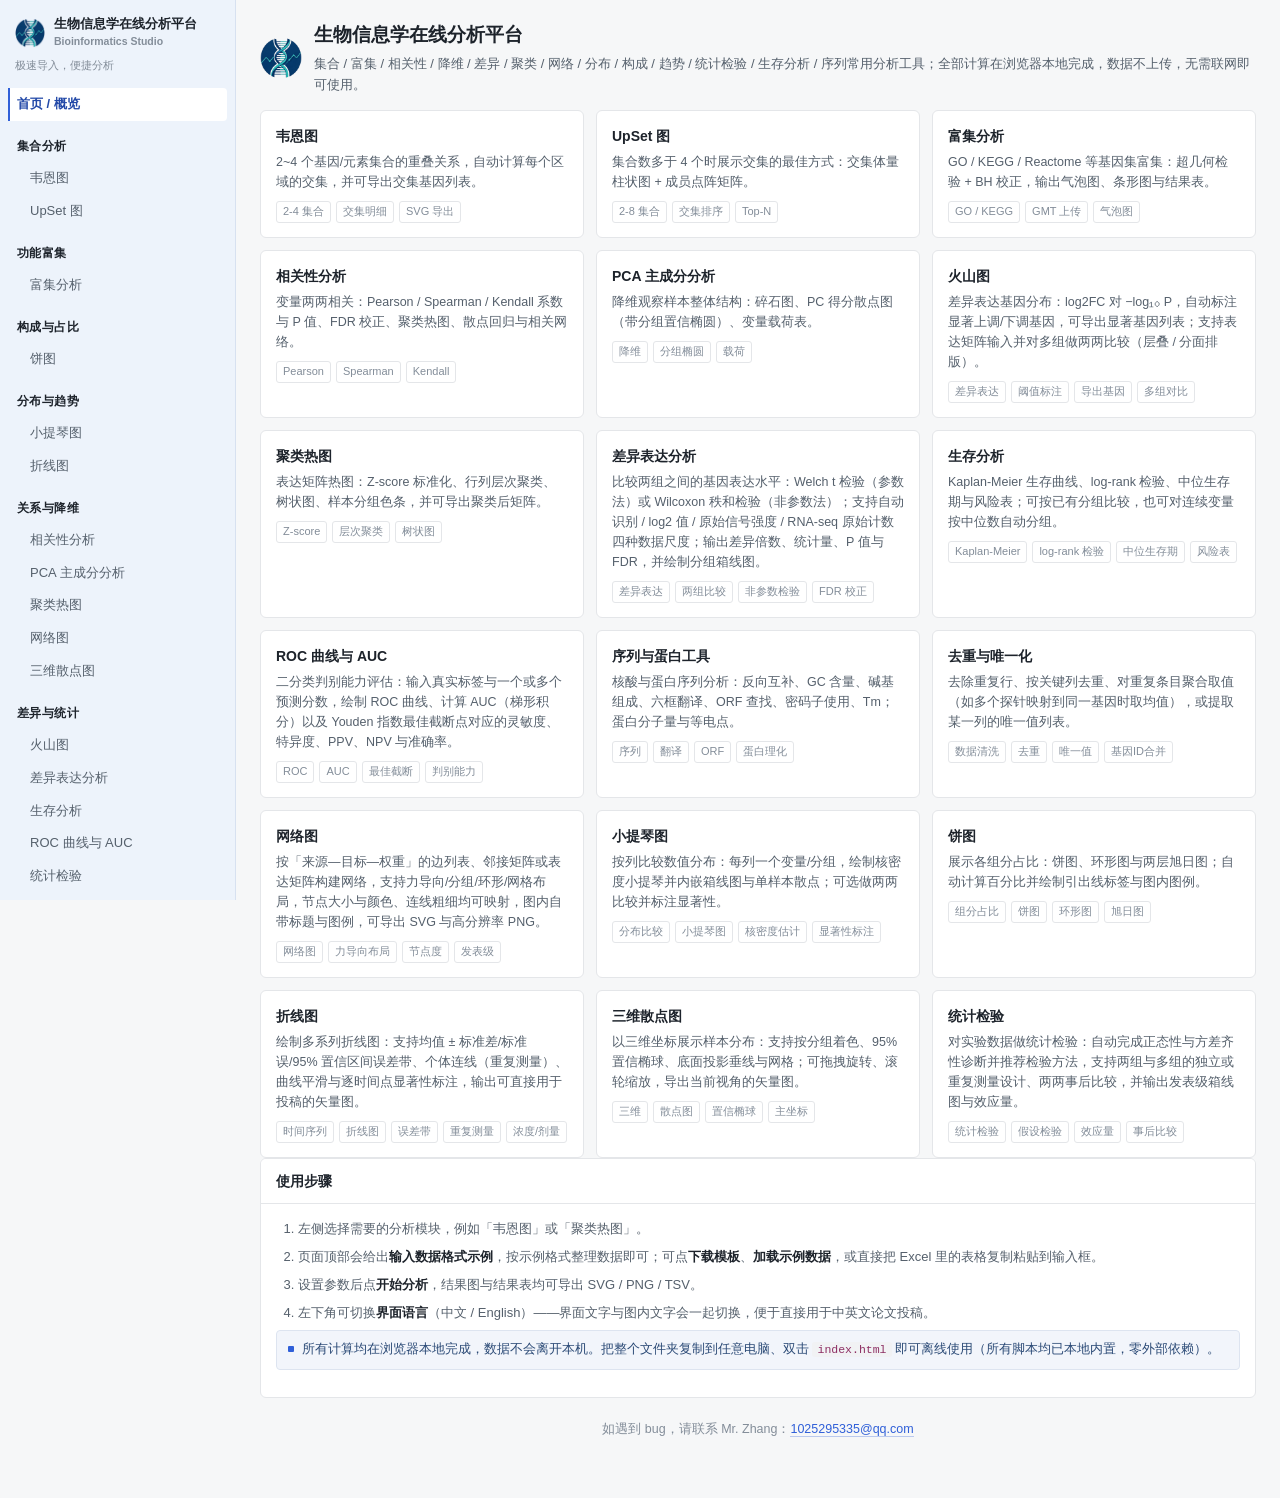
<file: index.html>
<!DOCTYPE html>
<html lang="zh-CN">
<head>
<meta charset="utf-8">
<meta name="viewport" content="width=device-width, initial-scale=1">
<title>生物信息学在线分析平台 · Venn / 富集 / UpSet / 相关性 / PCA / 火山图 / 热图 / 差异表达 / 生存分析 / ROC / 序列 / 网络图 / 去重</title>
<meta name="description" content="纯前端、可离线运行的生物信息学常用分析工具集：韦恩图、UpSet 图、富集分析、相关性分析、PCA、火山图、聚类热图、差异表达分析、Kaplan-Meier 生存分析、ROC 曲线与 AUC、序列与蛋白工具、网络图、去除重复；界面与图表文字支持中英文切换。">
<link rel="icon" type="image/png" href="assets/img/logo-mark.png">
<link rel="stylesheet" href="assets/css/style.css">
</head>
<body>
<div id="app">
  <aside class="sidebar">
    <div class="brand">
      <div class="brand-title">
        <span class="brand-logo">
          <img src="assets/img/logo-mark.png" alt="Bioinformatics Studio" width="34" height="34">
        </span>
        <span class="brand-text">
          <span class="brand-name" data-i18n>生物信息学在线分析平台</span>
          <span class="brand-en" data-i18n>Bioinformatics Studio</span>
        </span>
      </div>
      <div class="brand-sub" data-i18n>极速导入，便捷分析</div>
    </div>
    <nav class="nav" id="nav"></nav>
    <div class="sidebar-foot">
      <div class="lang-label" data-i18n>界面语言</div>
      <div class="lang-switch" id="lang-switch">
        <button type="button" data-lang="zh">中文</button>
        <button type="button" data-lang="en">English</button>
      </div>
      <div class="lang-hint" data-i18n>界面与图表文字的中英文切换</div>
    </div>
  </aside>
  <main class="main" id="main"></main>
</div>

<!-- 核心层（零外部依赖，全部本地） -->
<script src="assets/js/core/utils.js"></script>
<script src="assets/js/core/i18n.js"></script>
<script src="assets/js/core/stats.js"></script>
<script src="assets/js/core/parse.js"></script>
<script src="assets/js/core/plot.js"></script>
<script src="assets/js/core/ui.js"></script>
<!-- 数据 -->
<script src="assets/js/data/demo.js"></script>
<!-- 分析模块 -->
<script src="assets/js/tools/venn.js"></script>
<script src="assets/js/tools/upset.js"></script>
<script src="assets/js/tools/enrichment.js"></script>
<script src="assets/js/tools/correlation.js"></script>
<script src="assets/js/tools/pca.js"></script>
<script src="assets/js/tools/volcano.js"></script>
<script src="assets/js/tools/heatmap.js"></script>
<script src="assets/js/tools/diffexp.js"></script>
<script src="assets/js/tools/survival.js"></script>
<script src="assets/js/tools/roc.js"></script>
<script src="assets/js/tools/sequence.js"></script>
<script src="assets/js/tools/unique.js"></script>
<script src="assets/js/tools/network.js"></script>
<script src="assets/js/tools/violin.js"></script>
<script src="assets/js/tools/pie.js"></script>
<script src="assets/js/tools/line.js"></script>
<script src="assets/js/tools/scatter3d.js"></script>
<script src="assets/js/tools/stattest.js"></script>
<!-- 路由 -->
<script src="assets/js/main.js"></script>
</body>
</html>
</file>
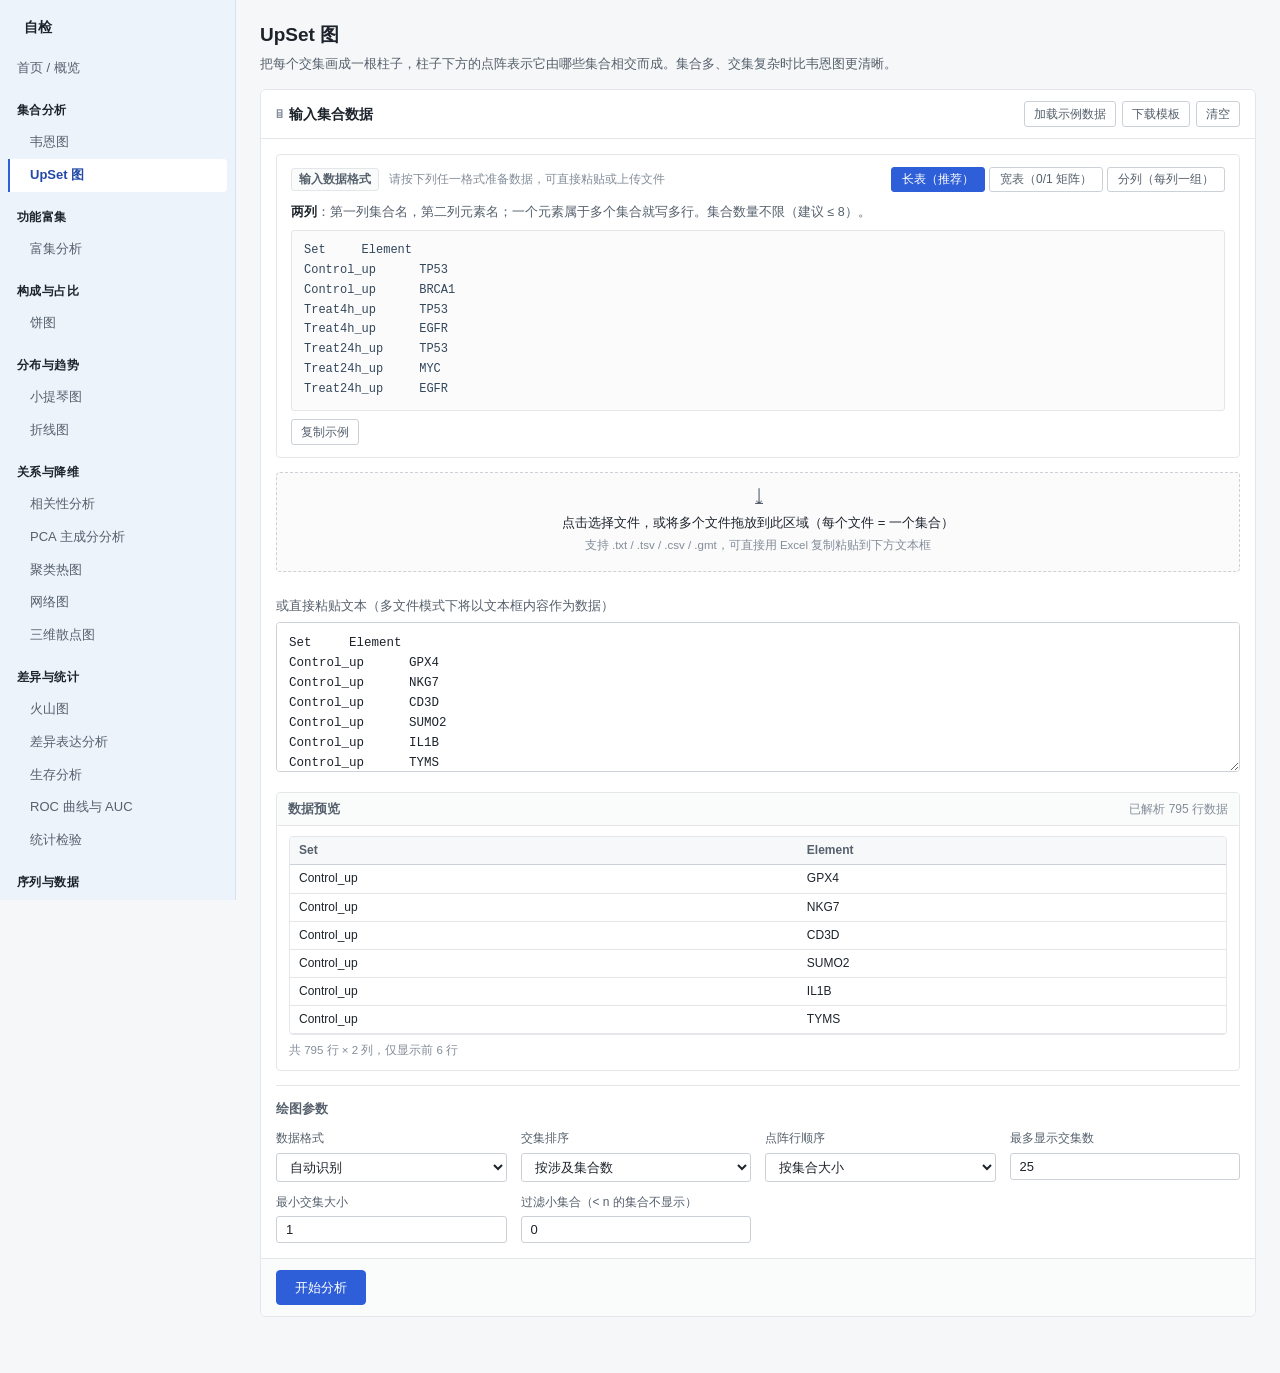
<file: selftest.html>
<!DOCTYPE html>
<html lang="zh-CN">
<head>
<meta charset="utf-8">
<title>自检</title>
<link rel="stylesheet" href="assets/css/style.css">
</head>
<body>
<div id="app">
  <aside class="sidebar"><div class="brand"><div class="brand-title"><i></i><span>自检</span></div></div>
    <nav class="nav" id="nav"></nav>
    <div class="sidebar-foot">
      <div class="lang-label">界面语言</div>
      <div class="lang-switch" id="lang-switch">
        <button type="button" data-lang="zh">中文</button>
        <button type="button" data-lang="en">English</button>
      </div>
    </div>
  </aside>
  <main class="main" id="main"></main>
</div>
<pre id="test-output" style="position:fixed;left:0;bottom:0;z-index:99999;background:#fff;font-size:11px;max-height:0;overflow:hidden"></pre>

<script src="assets/js/core/utils.js"></script>
<script src="assets/js/core/i18n.js"></script>
<script src="assets/js/core/stats.js"></script>
<script src="assets/js/core/parse.js"></script>
<script src="assets/js/core/plot.js"></script>
<script src="assets/js/core/ui.js"></script>
<script src="assets/js/data/demo.js"></script>
<script src="assets/js/tools/venn.js"></script>
<script src="assets/js/tools/upset.js"></script>
<script src="assets/js/tools/enrichment.js"></script>
<script src="assets/js/tools/correlation.js"></script>
<script src="assets/js/tools/pca.js"></script>
<script src="assets/js/tools/volcano.js"></script>
<script src="assets/js/tools/heatmap.js"></script>
<script src="assets/js/tools/diffexp.js"></script>
<script src="assets/js/tools/survival.js"></script>
<script src="assets/js/tools/roc.js"></script>
<script src="assets/js/tools/sequence.js"></script>
<script src="assets/js/tools/unique.js"></script>
<script src="assets/js/tools/network.js"></script>
<script src="assets/js/tools/violin.js"></script>
<script src="assets/js/tools/pie.js"></script>
<script src="assets/js/tools/line.js"></script>
<script src="assets/js/tools/scatter3d.js"></script>
<script src="assets/js/tools/stattest.js"></script>
<script src="assets/js/main.js"></script>
<script>
(function () {
  var log = [], errors = [];
  window.onerror = function (m, s, l, c, e) { errors.push('window.onerror: ' + m + ' @' + (s||'').split('/').pop() + ':' + l); };
  var origErr = console.error;
  console.error = function () { errors.push('console.error: ' + Array.prototype.join.call(arguments, ' ')); origErr.apply(console, arguments); };

  function T(name, fn) {
    try { var r = fn(); log.push('PASS  ' + name + (r ? '  → ' + r : '')); }
    catch (e) { log.push('FAIL  ' + name + '  → ' + e.message); errors.push(name + ': ' + e.message); }
  }
  function assert(cond, msg) { if (!cond) throw new Error(msg || 'assert failed'); }

  function goSync(id) { location.hash = '#/' + id; WB.route(); }

  /* ↓↓↓ 全部测试放在 runAll 中，等 main.js 完成自身初始化后再执行。
     main.js 在 DOMContentLoaded 里才会注册「界面语言切换」的 wb:lang 监听器，
     若在解析阶段同步跑测试，语言切换自动重绘这条链路就测不到。 ↓↓↓ */
  function runAll() {

  /* ---------------- 统计内核 ---------------- */
  T('超几何分布归一化', function () {
    var s = 0; for (var k = 0; k <= 10; k++) s += WB.stats.dhyper(k, 10, 90, 10);
    assert(Math.abs(s - 1) < 1e-9, 'pmf 求和 = ' + s);
    return 'sum(pmf)=' + s.toFixed(12);
  });
  T('超几何上尾与下尾一致性', function () {
    var sf = WB.stats.hypergeomSf(5, 10, 90, 10);
    var lower = 0; for (var k = 0; k <= 4; k++) lower += WB.stats.dhyper(k, 10, 90, 10);
    assert(Math.abs(sf + lower - 1) < 1e-9, 'sf=' + sf + ' lower=' + lower);
    return 'P(X>=5)=' + sf.toFixed(6);
  });
  T('Pearson 完全线性 = 1', function () {
    var x = [1, 2, 3, 4, 5, 6, 7, 8], y = x.map(function (v) { return 3 * v + 2; });
    var r = WB.stats.pearson(x, y); assert(Math.abs(r.r - 1) < 1e-12, 'r=' + r.r); return 'r=' + r.r;
  });
  T('Spearman 单调非线性 = 1', function () {
    var x = [1, 2, 3, 4, 5, 6], y = x.map(function (v) { return Math.exp(v); });
    var r = WB.stats.spearman(x, y); assert(Math.abs(r.r - 1) < 1e-12, 'rho=' + r.r); return 'rho=' + r.r;
  });
  T('Kendall tau-b 完全一致 = 1', function () {
    var r = WB.stats.kendallTauB([1, 2, 3, 4, 5], [2, 4, 6, 8, 10]);
    assert(Math.abs(r.r - 1) < 1e-12, 'tau=' + r.r); return 'tau=' + r.r;
  });
  T('BH 校正单调性与范围', function () {
    var p = [0.001, 0.008, 0.039, 0.041, 0.042, 0.06, 0.074, 0.205, 0.212, 0.216];
    var q = WB.stats.pAdjust(p, 'BH');
    assert(q.every(function (v) { return v >= 0 && v <= 1; }), '越界');
    for (var i = 0; i < p.length; i++) assert(q[i] >= p[i] - 1e-12, 'q < p');
    return 'q1=' + q[0].toFixed(4) + ' q10=' + q[9].toFixed(4);
  });
  T('t 分布双侧 P 值（t=2.228, df=10 应≈0.05）', function () {
    var p = WB.stats.tTestP(2.228, 10);
    assert(Math.abs(p - 0.05) < 0.001, 'p=' + p); return 'p=' + p.toFixed(5);
  });
  T('Jacobi 特征分解重建', function () {
    var A = [[4, 1, 0], [1, 3, 1], [0, 1, 2]];
    var e = WB.stats.jacobiEigen(A);
    var tr = A[0][0] + A[1][1] + A[2][2];
    var s = e.values.reduce(function (a, b) { return a + b; }, 0);
    assert(Math.abs(tr - s) < 1e-9, '迹不等 ' + tr + ' vs ' + s);
    return 'λ=' + e.values.map(function (v) { return v.toFixed(4); }).join(', ');
  });
  T('PCA 对已知主轴数据可解释方差 > 0.95', function () {
    var X = [];
    for (var i = 0; i < 40; i++) {
      var t = i / 40 * 6;
      X.push([t + (i % 3) * 0.01, 2 * t + 0.02 * (i % 5), 0.01 * (i % 7)]);
    }
    var pr = WB.stats.pca(X, { scale: false });
    assert(pr.explained[0] > 0.95, 'PC1=' + pr.explained[0]);
    return 'PC1=' + (pr.explained[0] * 100).toFixed(2) + '%';
  });
  T('层次聚类保留全部叶节点', function () {
    var pts = [[0, 0], [0.5, 0.2], [5, 5], [5.2, 5.1], [0.2, 0.1]];
    var hc = WB.stats.hclust(pts, { metric: 'euclidean', method: 'average' });
    assert(hc.order.length === 5, 'len=' + hc.order.length);
    var s = hc.order.slice().sort(function (a, b) { return a - b; }).join(',');
    assert(s === '0,1,2,3,4', 'order=' + s);
    return 'order=[' + hc.order.join(',') + ']';
  });
  T('卡方分布上尾（χ²=3.8415, df=1 应≈0.05；χ²=7.2, df=2 应≈0.02732）', function () {
    var p1 = WB.stats.chi2Sf(3.8415, 1), p2 = WB.stats.chi2Sf(7.2, 2);
    assert(Math.abs(p1 - 0.05) < 0.0005, 'p1=' + p1);
    assert(Math.abs(p2 - 0.02732) < 0.0005, 'p2=' + p2);
    return 'p(df=1)=' + p1.toFixed(5) + '，p(df=2)=' + p2.toFixed(5);
  });
  T('F 分布上尾（F=4.9646, df=1,10 应≈0.05）', function () {
    var p = WB.stats.fTestP(4.9646, 1, 10);
    assert(Math.abs(p - 0.05) < 0.0005, 'p=' + p);
    return 'p=' + p.toFixed(5);
  });
  T('Welch t 检验（sleep 数据，R: t=−1.8608, df=17.776, p=0.07939）', function () {
    var g1 = [0.7, -1.6, -0.2, -1.2, -0.1, 3.4, 3.7, 0.8, 0.0, 2.0];
    var g2 = [1.9, 0.8, 1.1, 0.1, -0.1, 4.4, 5.5, 1.6, 4.6, 3.4];
    var r = WB.stats.welchTTest(g1, g2);
    assert(Math.abs(r.t + 1.8608) < 0.0005, 't=' + r.t);
    assert(Math.abs(r.df - 17.776) < 0.01, 'df=' + r.df);
    assert(Math.abs(r.p - 0.07939) < 0.0005, 'p=' + r.p);
    assert(Math.abs(r.mean1 - 0.75) < 1e-12 && Math.abs(r.mean2 - 2.33) < 1e-12, 'mean=' + r.mean1 + '/' + r.mean2);
    return 't=' + r.t.toFixed(4) + '，df=' + r.df.toFixed(3) + '，p=' + r.p.toFixed(5);
  });
  T('等方差 t 检验（sleep 数据，R: t=−1.8608, df=18, p=0.07919）', function () {
    var g1 = [0.7, -1.6, -0.2, -1.2, -0.1, 3.4, 3.7, 0.8, 0.0, 2.0];
    var g2 = [1.9, 0.8, 1.1, 0.1, -0.1, 4.4, 5.5, 1.6, 4.6, 3.4];
    var r = WB.stats.studentTTest(g1, g2);
    assert(r.df === 18, 'df=' + r.df);
    assert(Math.abs(r.p - 0.07919) < 0.0005, 'p=' + r.p);
    return 't=' + r.t.toFixed(4) + '，df=' + r.df + '，p=' + r.p.toFixed(5);
  });
  T('Wilcoxon 秩和检验（sleep 数据，R: U=25.5, p=0.0693）', function () {
    var g1 = [0.7, -1.6, -0.2, -1.2, -0.1, 3.4, 3.7, 0.8, 0.0, 2.0];
    var g2 = [1.9, 0.8, 1.1, 0.1, -0.1, 4.4, 5.5, 1.6, 4.6, 3.4];
    var r = WB.stats.wilcoxonRankSum(g1, g2);
    assert(Math.abs(r.U - 25.5) < 1e-9, 'U=' + r.U);
    assert(Math.abs(r.p - 0.0693) < 0.001, 'p=' + r.p);
    return 'U=' + r.U + '，z=' + r.z.toFixed(4) + '，p=' + r.p.toFixed(4);
  });
  T('单因素方差分析（PlantGrowth，R: F=4.846, p=0.01591）', function () {
    var pg = [
      [4.17, 5.58, 5.18, 6.11, 4.50, 4.61, 5.17, 4.53, 5.33, 5.14],
      [4.81, 4.17, 4.41, 3.59, 5.87, 3.83, 6.03, 4.89, 4.32, 4.69],
      [6.31, 5.12, 5.54, 5.50, 5.37, 5.29, 4.92, 6.15, 5.80, 5.26]
    ];
    var r = WB.stats.oneWayAnova(pg);
    assert(r.df1 === 2 && r.df2 === 27, 'df=' + r.df1 + ',' + r.df2);
    assert(Math.abs(r.F - 4.846) < 0.001, 'F=' + r.F);
    assert(Math.abs(r.p - 0.01591) < 0.0005, 'p=' + r.p);
    return 'F=' + r.F.toFixed(3) + '，p=' + r.p.toFixed(5);
  });
  T('Kruskal-Wallis（三组 1–9，手算 H=7.2, p=0.02732）', function () {
    var r = WB.stats.kruskalWallis([[1, 2, 3], [4, 5, 6], [7, 8, 9]]);
    assert(r.rankSum.join(',') === '6,15,24', 'rankSum=' + r.rankSum.join(','));
    assert(Math.abs(r.H - 7.2) < 1e-9, 'H=' + r.H);
    assert(Math.abs(r.p - 0.02732) < 0.0005, 'p=' + r.p);
    return 'H=' + r.H.toFixed(4) + '，p=' + r.p.toFixed(5) + '，秩和=[' + r.rankSum.join(',') + ']';
  });
  T('Kaplan-Meier 阶梯曲线与中位生存期', function () {
    var km = WB.stats.kaplanMeier([1, 2, 3, 4], [1, 1, 0, 1]);
    assert(km.curve[0].surv === 1, '起点生存率≠1：' + km.curve[0].surv);
    assert(Math.abs(km.curve[1].surv - 0.75) < 1e-12, 't=1 生存率=' + km.curve[1].surv);
    assert(Math.abs(km.curve[2].surv - 0.5) < 1e-12, 't=2 生存率=' + km.curve[2].surv);
    assert(Math.abs(km.curve[4].surv - 0) < 1e-12, 't=4 生存率=' + km.curve[4].surv);
    assert(km.median === 2, 'median=' + km.median);
    for (var i = 1; i < km.curve.length; i++) {
      assert(km.curve[i].surv <= km.curve[i - 1].surv + 1e-12, '生存率非单调下降');
    }
    assert(km.nEvents === 3 && km.nCensored === 1, 'n=' + km.nEvents + '/' + km.nCensored);
    return 'S(1)=' + km.curve[1].surv + '，S(2)=' + km.curve[2].surv + '，中位生存期=' + km.median + '，事件 ' + km.nEvents + ' / 删失 ' + km.nCensored;
  });
  T('对数秩检验（aml 数据，R survdiff: χ²=3.40, p=0.065）', function () {
    var M = [[9, 1], [13, 1], [13, 0], [18, 1], [23, 1], [28, 0], [31, 1], [34, 1], [45, 0], [48, 1], [161, 0]];
    var N = [[5, 1], [5, 1], [8, 1], [8, 1], [12, 1], [16, 0], [23, 1], [27, 1], [30, 1], [33, 1], [43, 1], [45, 1]];
    var g = [
      { time: M.map(function (a) { return a[0]; }), event: M.map(function (a) { return a[1]; }) },
      { time: N.map(function (a) { return a[0]; }), event: N.map(function (a) { return a[1]; }) }
    ];
    var r = WB.stats.logRankTest(g);
    assert(r.df === 1, 'df=' + r.df);
    assert(r.observed.join(',') === '7,11', 'observed=' + r.observed.join(','));
    assert(Math.abs(r.expected[0] - 10.689) < 0.005, 'E1=' + r.expected[0]);
    assert(Math.abs(r.chi2 - 3.3964) < 0.005, 'χ²=' + r.chi2);
    assert(Math.abs(r.p - 0.06534) < 0.001, 'p=' + r.p);
    return 'χ²=' + r.chi2.toFixed(4) + '，df=' + r.df + '，p=' + r.p.toFixed(5) + '，O/E=[' + r.observed.join(',') + ']/[' + r.expected.map(function (v) { return v.toFixed(2); }).join(',') + ']';
  });
  T('对数秩检验与手工 Mantel-Haenszel 公式一致', function () {
    var r = WB.stats.logRankTest([{ time: [1, 2], event: [1, 1] }, { time: [3, 4], event: [1, 1] }]);
    // 风险集：t=1 n=4/d=1/nA=2 → E=0.5, V=0.25；t=2 n=3/d=1/nA=1 → E=1/3, V=2/9
    // χ² = (2 − 5/6)² / (0.25 + 2/9) = 1.36111 / 0.47222 = 2.88235
    assert(Math.abs(r.chi2 - 2.88235) < 0.0005, 'χ²=' + r.chi2);
    return 'χ²=' + r.chi2.toFixed(5) + '（手算 2.88235）';
  });
  T('矩阵求逆与奇异矩阵识别', function () {
    var inv = WB.stats.invertMatrix([[4, 7], [2, 6]]);
    assert(inv, '可逆矩阵返回 null');
    assert(Math.abs(inv[0][0] - 0.6) < 1e-12 && Math.abs(inv[0][1] + 0.7) < 1e-12 &&
      Math.abs(inv[1][0] + 0.2) < 1e-12 && Math.abs(inv[1][1] - 0.4) < 1e-12, '逆矩阵元素错误');
    assert(WB.stats.invertMatrix([[1, 2], [2, 4]]) === null, '奇异矩阵未返回 null');
    return 'A⁻¹ = [[0.6, −0.7], [−0.2, 0.4]]，奇异矩阵 → null';
  });

  /* ---------------- 差异表达：数据尺度 ---------------- */
  T('数据尺度识别（非负整数 → 计数；小数或负值 → log2）', function () {
    var d = WB.diffexp.detectScale;
    assert(d([[10, 20], [30, 40]]) === 'count', '整数矩阵被判为 ' + d([[10, 20], [30, 40]]));
    assert(d([[7.1, 8.2], [9.3, 6.4]]) === 'log', '小数矩阵被判为 ' + d([[7.1, 8.2], [9.3, 6.4]]));
    assert(d([[-1, 2], [3, 4]]) === 'log', '含负值被判为 ' + d([[-1, 2], [3, 4]]));
    assert(d([[0, 1], [2, 18]]) === 'count', '含较多零值的小整数被判为 ' + d([[0, 1], [2, 18]]));
    return '整数→count，小数/负值→log，零值较多→count';
  });
  T('计数矩阵：按样本文库大小归一化为 CPM 后取 log2(CPM+1)', function () {
    var p = WB.diffexp.preprocessMatrix([[100, 200], [300, 200]], 'count');
    // 两列之和都是 400 → 列1 基因1: 100/400×1e6；基因2: 300/400×1e6
    assert(Math.abs(p.data[0][0] - Math.log2(250001)) < 1e-9, 'v=' + p.data[0][0]);
    assert(Math.abs(p.data[1][0] - Math.log2(750001)) < 1e-9, 'v=' + p.data[1][0]);
    assert(Math.abs(p.libRatio - 1) < 1e-12, 'libRatio=' + p.libRatio);
    // 深度差 4 倍的两列：同一比例应得到相同 CPM
    var q = WB.diffexp.preprocessMatrix([[100, 400]], 'count');
    assert(Math.abs(q.data[0][0] - q.data[0][1]) < 1e-9, 'CPM 未校正测序深度：' + q.data[0][0] + ' vs ' + q.data[0][1]);
    return 'log2(CPM+1) 正确，且深度差异被校正（' + q.data[0][0].toFixed(3) + ' = ' + q.data[0][1].toFixed(3) + '）';
  });
  T('原始信号强度：逐值取 log2(x+1)', function () {
    var p = WB.diffexp.preprocessMatrix([[0, 3]], 'linear');
    assert(p.data[0][0] === 0, 'log2(1)=' + p.data[0][0]);
    assert(Math.abs(p.data[0][1] - 2) < 1e-12, 'log2(4)=' + p.data[0][1]);
    return '0→0，3→2';
  });
  /* ---------------- 新增统计检验 ---------------- */
  T('t 分布分位数：95% 临界值与统计表一致', function () {
    var q = WB.stats.invTDist;
    assert(Math.abs(q(10, 0.05) - 2.228139) < 1e-5, 'df=10 → ' + q(10, 0.05));
    assert(Math.abs(q(5, 0.05) - 2.570582) < 1e-5, 'df=5 → ' + q(5, 0.05));
    assert(Math.abs(q(20, 0.05) - 2.085963) < 1e-5, 'df=20 → ' + q(20, 0.05));
    assert(Math.abs(q(1e8, 0.05) - 1.959964) < 1e-3, 'df=∞ → ' + q(1e8, 0.05));
    return 't(10)=2.2281，t(5)=2.5706，t(20)=2.0860，t(∞)=1.9600';
  });
  T('线性回归：斜率、截距、R² 与 95% 置信带半宽', function () {
    var m = WB.stats.linearRegression([1, 2, 3, 4, 5], [2, 4, 5, 4, 5]);
    assert(Math.abs(m.slope - 0.6) < 1e-12, 'slope=' + m.slope);
    assert(Math.abs(m.intercept - 2.2) < 1e-12, 'intercept=' + m.intercept);
    assert(Math.abs(m.r2 - 0.6) < 1e-12, 'R²=' + m.r2);
    assert(m.df === 3, 'df=' + m.df);
    // 置信带在 x̄ 处最窄，预测带比置信带宽
    assert(m.seFit(m.xMean) < m.seFit(1.5), '置信带未在 x̄ 处取最窄');
    assert(m.sePred(3) > m.seFit(3), '预测带未宽于置信带');
    var half = WB.stats.invTDist(m.df, 0.05) * m.seFit(1.5);
    assert(half > 0 && isFinite(half), '置信带半宽=' + half);
    return 'ŷ = 2.2 + 0.6x，R²=0.6，x=1.5 处 95% 置信带半宽 ' + half.toFixed(3);
  });
  T('配对 t 检验与 Wilcoxon 符号秩检验', function () {
    var x = [1.83, 0.50, 1.62, 2.48, 1.68, 1.88, 1.55, 3.06, 1.30];
    var y = [0.878, 0.647, 0.598, 2.05, 1.06, 1.29, 1.06, 3.14, 1.29];
    var pt = WB.stats.pairedTTest(x, y);
    assert(Math.abs(pt.t - 3.035472) < 1e-4, 't=' + pt.t);
    assert(Math.abs(pt.p - 0.016177) < 1e-4, 'p=' + pt.p);
    var ws = WB.stats.wilcoxonSignedRank(x, y);
    assert(ws.Wp === 40, '正秩和 V=' + ws.Wp + '（R 给出 V = 40）');
    assert(ws.p > 0.02 && ws.p < 0.06, 'Wilcoxon p=' + ws.p);
    return '配对 t = 3.0355（p = 0.0162），Wilcoxon V = 40（p ≈ ' + ws.p.toFixed(4) + '）';
  });
  T('Shapiro-Wilk 与 D’Agostino-Pearson 正态性检验', function () {
    var sw = WB.stats.shapiroWilk, dp = WB.stats.dagostinoPearson;
    // 构造明显非正态数据：单调坍缩 + 强离群
    var badly = [0.01, 0.12, 0.35, 0.71, 1.02, 1.55, 2.40, 3.80, 6.10, 12.5, 40.0];
    var s2 = sw(badly), d2 = dp(badly);
    assert(s2.W < 0.85, '非正态样本 W=' + s2.W);
    assert(s2.p < 0.01, '非正态样本 SW p=' + s2.p);
    assert(d2.p < 0.05, '非正态样本 K² p=' + d2.p);
    // 对称且尾部适中的数据不应被判为非正态
    var ok = [-1.6, -1.1, -0.7, -0.3, 0, 0.3, 0.7, 1.1, 1.6, -2.1, 2.1, 0.5, -0.5];
    var s1 = sw(ok);
    assert(s1.W > 0.9, '近正态样本 W=' + s1.W);
    return 'W(非正态)=' + s2.W.toFixed(4) + ' p=' + s2.p.toExponential(2) +
      '；W(近正态)=' + s1.W.toFixed(4);
  });
  T('Tukey HSD：学生化极差临界值与查表一致', function () {
    var q = WB.stats.qTukey;
    assert(Math.abs(q(0.05, 2, 1e8) - 2.7718) < 5e-3, 'k=2,df=∞ → ' + q(0.05, 2, 1e8));
    assert(Math.abs(q(0.05, 3, 1e8) - 3.3145) < 5e-3, 'k=3,df=∞ → ' + q(0.05, 3, 1e8));
    assert(Math.abs(q(0.05, 4, 1e8) - 3.6332) < 6e-3, 'k=4,df=∞ → ' + q(0.05, 4, 1e8));
    assert(Math.abs(q(0.05, 3, 10) - 3.8768) < 1e-2, 'k=3,df=10 → ' + q(0.05, 3, 10));
    var hsd = WB.stats.tukeyHSD([[1, 2, 3], [2, 3, 4], [8, 9, 10]]);
    assert(hsd.length === 3, '两两组合数=' + hsd.length);
    return 'q(3,∞)=3.3145，q(3,10)=3.8768；三组 Tukey HSD 共 ' + hsd.length + ' 个对比';
  });
  T('卡方独立性检验与 Fisher 精确检验', function () {
    var c = WB.stats.chiSquareIndependence([[20, 30], [30, 20]], false);
    assert(Math.abs(c.chi2 - 4) < 1e-12, 'chi2=' + c.chi2);
    assert(Math.abs(c.p - 0.045500) < 1e-5, 'p=' + c.p);
    var cy = WB.stats.chiSquareIndependence([[20, 30], [30, 20]], true);
    assert(Math.abs(cy.chi2 - 3.24) < 1e-12, 'Yates chi2=' + cy.chi2);
    var f1 = WB.stats.fisherExact(3, 1, 1, 3, 'two.sided');
    assert(Math.abs(f1.p - 0.485714) < 1e-4, 'Fisher p=' + f1.p);
    var f2 = WB.stats.fisherExact(4, 0, 0, 4, 'two.sided');
    assert(Math.abs(f2.p - 0.028571) < 1e-4, 'Fisher p=' + f2.p);
    return 'χ²=4.000（p=0.0455），Yates=3.240；Fisher 与 R 一致（0.4857 / 0.0286）';
  });
  T('重复测量 ANOVA 与 Friedman 检验', function () {
    var r = WB.stats.rmAnova([[10, 12], [8, 11], [12, 13]]);
    assert(Math.abs(r.F - 12) < 1e-9, 'F=' + r.F);
    assert(Math.abs(r.ssCond - 6) < 1e-9 && Math.abs(r.ssSub - 9) < 1e-9 && Math.abs(r.ssErr - 1) < 1e-9,
      'SS=' + [r.ssCond, r.ssSub, r.ssErr].join('/'));
    assert(Math.abs(r.p - 0.0746) < 5e-3, 'p=' + r.p);
    var f = WB.stats.friedmanTest([[6, 4, 3], [5, 3, 2], [4, 2, 1]]);
    assert(f.chi2 > 0 && f.df === 2, 'Friedman chi2=' + f.chi2);
    return 'F=12.000（p≈0.0746，SS 条件/受试/误差 = 6/9/1）；Friedman χ²=' + f.chi2.toFixed(3);
  });
  T('Levene / Bartlett 方差齐性检验', function () {
    var g = [[1, 2, 3, 4, 5, 6], [1, 12, -6, 9, 2, 0], [2, 2, 3, 3, 2, 2]];
    var lv = WB.stats.leveneTest(g, 'median');
    var bt = WB.stats.bartlettTest(g);
    assert(lv.p < 0.05, 'Levene p=' + lv.p);
    assert(bt.p < 0.05, 'Bartlett p=' + bt.p);
    var lv2 = WB.stats.leveneTest([[1, 2, 3, 4, 5], [2, 3, 4, 5, 6]], 'median');
    assert(!isFinite(lv2.p) || lv2.p > 0.9, '等方差时 Levene p=' + lv2.p);
    return '方差不齐时 Levene p=' + lv.p.toExponential(2) + '，Bartlett p=' + bt.p.toExponential(2);
  });

  /* ---------------- 网络图：解析与图结构 ---------------- */
  T('网络图：边列表解析、度与连通分量', function () {
    var raw = WB.network.parseEdgeList('Source\tTarget\tWeight\tType\n' +
      'A\tB\t0.8\tpositive\nB\tC\t-0.6\tnegative\nD\tE\t0.5\tpositive');
    var g = WB.network.buildGraph(raw, {}, 0);
    assert(g.nodes.length === 5, '节点数=' + g.nodes.length);
    assert(g.edges.length === 3, '连线数=' + g.edges.length);
    var byId = {};
    g.nodes.forEach(function (n) { byId[n.id] = n; });
    assert(byId.B.deg === 2, 'B 的度=' + byId.B.deg);
    assert(byId.A.deg === 1 && byId.E.deg === 1, 'A/E 的度=' + byId.A.deg + '/' + byId.E.deg);
    assert(g.edges[1].sign === -1, 'B–C 类型应为负相关：' + g.edges[1].sign);
    assert(WB.network.components(g.nodes, g.edges) === 2, '连通分量=' + WB.network.components(g.nodes, g.edges));
    return '5 节点 / 3 连线，B 度=2，连通分量=2，负相关类型识别正确';
  });
  T('网络图：邻接矩阵只取上三角', function () {
    var raw = WB.network.parseAdjacency('\tA\tB\tC\nA\t0\t0.5\t0.2\nB\t0.5\t0\t0.9\nC\t0.2\t0.9\t0');
    assert(raw.names.join(',') === 'A,B,C', 'names=' + raw.names.join(','));
    assert(raw.edges.length === 3, '连线数=' + raw.edges.length + '（重复的对称项应被去掉）');
    return '3 节点 / 3 条无向边，对称项未重复计数';
  });

  /* ---------------- 解析 ---------------- */
  T('分割符自动识别', function () {
    assert(WB.parse.detectDelimiter('a\tb\tc\n1\t2\t3') === '\t', 'tab');
    assert(WB.parse.detectDelimiter('a,b,c\n1,2,3') === ',', 'comma');
    return 'tab / comma OK';
  });
  T('集合格式自动识别（长/宽/分列）', function () {
    var L = WB.parse.parseSets('Set\tElement\nA\tx\nA\ty\nB\ty\nB\tz', {});
    assert(L.format === 'long' && L.sets.length === 2, 'long fail ' + L.format);
    var W = WB.parse.parseSets('Element\tA\tB\nx\t1\t0\ny\t1\t1', {});
    assert(W.format === 'wide' && W.sets.length === 2, 'wide fail ' + W.format);
    var C = WB.parse.parseSets('A\tB\nx\ty\ny\tz\np\tw', {});
    assert(C.format === 'columns' && C.sets[1].elements.length === 3, 'columns fail ' + C.format + ' n=' + (C.sets[1] && C.sets[1].elements.length));
    var L2 = WB.parse.parseSets('A\tx\nA\ty\nB\ty\nB\tz\nC\tz', {});
    assert(L2.format === 'long', '2列长表误判为 ' + L2.format);
    return 'long/wide/columns 三种格式 + 2 列歧义用例均正确';
  });
  T('GMT 解析', function () {
    var g = WB.parse.parseGMT(WB.demo.gmtText);
    assert(g.length === 16, 'n=' + g.length);
    assert(g[0].genes.length > 20, 'genes=' + g[0].genes.length);
    return g.length + ' 条示例基因集';
  });
  T('火山图列名识别', function () {
    var v = WB.parse.parseVolcano('gene\tlog2FoldChange\tpvalue\tpadj\nTP53\t2.3\t0.001\t0.01\nMYC\t-1.2\t0.2\t0.5', {});
    assert(v.rows.length === 2 && v.hasPadj, 'rows=' + v.rows.length);
    return '识别 padj 列 OK';
  });
  T('splitNumericTable 分组识别', function () {
    var st = WB.parse.splitNumericTable(WB.demo.pcaText, {});
    assert(st.features.length === 16, 'feat=' + st.features.length);
    assert(st.group && st.group.name === 'Group', 'group=' + (st.group && st.group.name));
    assert(st.rowNames.length === 66, 'rows=' + st.rowNames.length);
    return st.features.length + ' 特征 / ' + st.rowNames.length + ' 样本 / 分组=' + st.group.name;
  });
  T('长表透视', function () {
    var m = WB.parse.pivotLong('sid\tvar\tval\nS1\tA\t1\nS1\tB\t2\nS2\tA\t3\nS2\tB\t4', {});
    assert(m.rowNames.length === 2 && m.colNames.length === 2, 'dims');
    assert(m.matrix[1][1] === 4, 'val=' + m.matrix[1][1]);
    return '2×2 pivot OK';
  });

  function oraRun() { return WB.enrichment.oraRun.apply(null, arguments); }
  WB.ora2 = function () { return WB.enrichment.oraRun.apply(null, arguments); };

  /* ---------------- 富集计算 ---------------- */
  T('富集分析（示例库）产出显著结果', function () {
    var genes = WB.parse.parseGeneList(WB.demo.geneList);
    var sets = WB.parse.parseGMT(WB.demo.gmtText);
    var r = WB.ora2(genes, sets, { minSize: 5, maxSize: 500, padjust: 'BH' });
    assert(r.rows.length >= 6, 'rows=' + r.rows.length);
    assert(r.rows[0].padj < 0.001, 'top padj=' + r.rows[0].padj);
    assert(r.rows[0].term === 'CELL_CYCLE_MITOTIC', 'top=' + r.rows[0].term);
    var bk = r.rows[0];
    assert(bk.overlap > 0 && bk.foldEnrichment > 1, 'fold=' + bk.foldEnrichment);
    return r.rows.length + ' 条通路，最显著 ' + bk.term + ' (FDR=' + bk.padj.toExponential(2) + ', fold=' + bk.foldEnrichment.toFixed(2) + ')';
  });
  T('富集结果与手工公式一致', function () {
    var r = oraRun(['A', 'B', 'C'], [{ term: 'T1', genes: ['A', 'B', 'C', 'D', 'E', 'F', 'G', 'H', 'I', 'J'] }],
      { minSize: 1, maxSize: 100, padjust: 'NONE' });
    // N=10, K=10, n=3, k=3 → P(X>=3)=1
    assert(Math.abs(r.rows[0].p - 1) < 1e-9, 'p=' + r.rows[0].p);
    // 背景改为 100 个基因
    var bg = []; for (var i = 0; i < 100; i++) bg.push('G' + i);
    var set2 = [{ term: 'T2', genes: bg.slice(0, 10) }];
    var r2 = oraRun(['G0', 'G1', 'G2'], set2, { minSize: 1, maxSize: 100, padjust: 'NONE', background: bg });
    // N=100,K=10,n=3,k=3 → P = C(10,3)/C(100,3) = 120/161700
    var expect = 120 / 161700;
    assert(Math.abs(r2.rows[0].p - expect) < 1e-12, 'p=' + r2.rows[0].p + ' expect=' + expect);
    return 'P=' + r2.rows[0].p.toExponential(4) + '（理论值 ' + expect.toExponential(4) + '）';
  });

  T('富集分析：基因符号大小写不敏感匹配 + 按物种规范大小写', function () {
    var sets = [{ term: 'T1', genes: ['TP53', 'MKI67', 'CD8A', 'VIM', 'ACTB'] }];
    /* 输入小写 / 首字母大写，都应命中全大写的库基因 */
    var r = oraRun(['tp53', 'Mki67', 'CD8A'], sets, { minSize: 1, maxSize: 100, padjust: 'NONE', species: 'human' });
    assert(r.stats.n === 3, 'human: 应匹配 3 个，实际 ' + r.stats.n);
    assert(!r.stats.unmapped.length, 'human 未匹配：' + r.stats.unmapped.join(','));
    assert(r.rows[0].overlapGenes.join(',') === 'TP53,MKI67,CD8A', 'human 交集基因应为规范大写：' + r.rows[0].overlapGenes.join(','));
    /* 小鼠：库里是 Tp53 风格，输入任意写法都命中，输出首字母大写 */
    var sets2 = [{ term: 'T2', genes: ['Tp53', 'Mki67', 'Cd8a', 'Vim', 'Actb'] }];
    var r2 = oraRun(['TP53', 'mki67', 'CD8A'], sets2, { minSize: 1, maxSize: 100, padjust: 'NONE', species: 'mouse' });
    assert(r2.stats.n === 3, 'mouse: 应匹配 3 个，实际 ' + r2.stats.n);
    assert(r2.rows[0].overlapGenes.join(',') === 'Tp53,Mki67,Cd8a', 'mouse 交集基因应为首字母大写：' + r2.rows[0].overlapGenes.join(','));
    /* 斑马鱼：全小写 */
    var r3 = oraRun(['TP53'], [{ term: 'T3', genes: ['tp53', 'vim'] }], { minSize: 1, maxSize: 100, padjust: 'NONE', species: 'zebrafish' });
    assert(r3.rows[0].overlapGenes.join(',') === 'tp53', 'zebrafish 应为小写：' + r3.rows[0].overlapGenes.join(','));
    /* 带引号 / 空白也应被清理后匹配 */
    var r4 = oraRun(['"TP53"', ' MKI67 '], sets, { minSize: 1, maxSize: 100, padjust: 'NONE', species: 'human' });
    assert(r4.stats.n === 2, '引号/空白清理后应匹配 2 个，实际 ' + r4.stats.n);
    return 'human TP53/MKI67/CD8A、mouse Tp53/Mki67/Cd8a、zebrafish tp53、引号与空白已清理';
  });

  T('富集分析：Enrichr 库名按物种筛选', function () {
    var m = function (name, sp) { return WB.enrichment.libMatchesSpecies(name, sp); };
    assert(m('KEGG_2021_Human', 'human'), 'KEGG_2021_Human 应属人');
    assert(m('GO_Biological_Process_2023', 'human'), '无物种标记的 GO 库应按人源处理');
    assert(!m('Mouse_Gene_Atlas', 'human'), 'Mouse_Gene_Atlas 不应归为人');
    assert(!m('KEGG_2019_Mouse', 'human'), 'KEGG_2019_Mouse 不应归为人');
    assert(m('KEGG_2019_Mouse', 'mouse'), 'KEGG_2019_Mouse 应属小鼠');
    assert(m('MGI_Mammalian_Phenotype_Level_4_2024', 'mouse'), 'MGI_* 应属小鼠');
    assert(!m('KEGG_2021_Human', 'mouse'), 'KEGG_2021_Human 不应归为小鼠');
    /* 词元匹配：含 RAT 的无关词、驼峰连写的 Mouse 都不应判错 */
    assert(!m('RNAseq_Automatic_GEO_Signature_Human', 'rat'), 'RAT 词边界误判');
    assert(!m('Phosphatase_Substrates_from_DEPOD', 'rat'), 'Substrates 里的 rat 不应误判');
    assert(!m('Jensen_DISEASES_Curated_2025', 'rat'), 'Curated 里的 rat 不应误判');
    assert(m('KEGG_2019_Rat', 'rat'), 'KEGG_2019_Rat 应属大鼠');
    assert(m('PerturbAtlas_MouseGenePerturbationSigs', 'mouse'), '驼峰连写的 Mouse 应属小鼠');
    assert(m('JASPAR_PWM_Mouse_2025', 'mouse'), 'JASPAR_PWM_Mouse_2025 应属小鼠');
    assert(m('WikiPathways_2024_Mouse', 'mouse'), 'WikiPathways_2024_Mouse 应属小鼠');
    assert(m('ALL_LIBRARIES', 'other'), 'other 物种应放行全部库');
    return 'human/mouse/rat 库名判定、词元边界与驼峰连写均正确';
  });

  T('富集分析：在线库自动取用流程（推荐库选中 + 运行前自动下载）', function () {
    var pick = WB.enrichment.pickDefaultLibrary;
    var need = WB.enrichment.needFetchOnline;
    /* 1) 未指定时会选中该物种的推荐库，用户无需手动点「获取列表」 */
    var libs = ['KEGG_2019_Mouse', 'Mouse_Gene_Atlas', 'GO_Biological_Process_2023', 'KEGG_2021_Human'];
    assert(pick(libs, 'human') === 'GO_Biological_Process_2023', 'human 推荐库 = ' + pick(libs, 'human'));
    assert(pick(libs, 'mouse') === 'KEGG_2019_Mouse', 'mouse 推荐库 = ' + pick(libs, 'mouse'));
    /* 无推荐库时退回候选首项，空候选返回空串 */
    assert(pick(['X_LIBRARY'], 'human') === 'X_LIBRARY', '无推荐库应退回首项');
    assert(pick([], 'human') === '', '空候选应返回空串');
    /* 2) 运行前是否需先下载：在线且未取过该库时为 true，取过或换库后为 true/false 语义正确 */
    assert(!need({ mode: 'demo', libText: null, libName: '', libKey: null }), 'demo 模式不需要下载');
    assert(!need({ mode: 'gmt', libText: null, libName: '', libKey: null }), 'gmt 模式不需要下载');
    assert(need({ mode: 'online', libText: null, libName: 'GO_Biological_Process_2023', libKey: null }), '在线未取过应需下载');
    assert(!need({ mode: 'online', libText: 'A\tb\nC\td', libName: 'GO_Biological_Process_2023', libKey: 'GO_Biological_Process_2023' }),
      '同一库已取过不应重复下载');
    assert(need({ mode: 'online', libText: 'A\tb', libName: 'KEGG_2021_Human', libKey: 'GO_Biological_Process_2023' }),
      '换库后应重新下载');
    return '推荐库 human=GO_Biological_Process_2023 / mouse=KEGG_2019_Mouse；换库后会自动重取';
  });

  T('富集分析：富集网络图交互（拖拽避让 / 悬停高亮 / 双击重置）', function () {
    var div = document.createElement('div');
    document.body.appendChild(div);
    var mk = function (term, genes, k) {
      return { term: term, description: term, overlap: k, setSize: 30, expected: 2,
        p: 0.001, padj: 0.01, negLogP: 2, overlapGenes: genes };
    };
    var rows = [
      mk('T_A', ['G1', 'G2', 'G3', 'G4'], 4),
      mk('T_B', ['G1', 'G2', 'G3', 'G5'], 4),
      mk('T_C', ['G6', 'G7', 'G8'], 3)
    ];
    var svg = WB.enrichment.drawEnrichMap(div, rows, { pCut: 0.05 });
    assert(svg && /svg/i.test(svg.tagName), '应返回 svg');
    var circles = div.querySelectorAll('circle[data-role=node]');
    assert(circles.length === 3, '节点数应为 3，实际 ' + circles.length);
    var c0 = circles[0];
    var x0 = +c0.getAttribute('cx');
    function ev(type, x, y) {
      return new MouseEvent(type, { bubbles: true, cancelable: true, clientX: x, clientY: y, button: 0 });
    }
    /* 拖拽：jsdom 的 getBoundingClientRect 宽高为 0，走 viewBox 兜底坐标换算 */
    c0.dispatchEvent(ev('pointerdown', 100, 100));
    svg.dispatchEvent(ev('pointermove', 260, 160));
    var x1 = +c0.getAttribute('cx');
    assert(x1 !== x0, '拖拽后节点应移动：' + x0 + ' → ' + x1);
    svg.dispatchEvent(ev('pointerup', 260, 160));
    /* 悬停高亮：与 T_A 无连线的 T_C 应变淡，移开后恢复 */
    c0.dispatchEvent(ev('pointerenter', 0, 0));
    assert(+circles[2].getAttribute('fill-opacity') < 0.5, '无连线的节点悬停时应变淡');
    c0.dispatchEvent(ev('pointerleave', 0, 0));
    assert(+circles[2].getAttribute('fill-opacity') > 0.8, '移开后应恢复');
    /* 双击空白处恢复初始布局 */
    svg.dispatchEvent(new MouseEvent('dblclick', { bubbles: true }));
    assert(Math.abs(+c0.getAttribute('cx') - x0) < 0.5, '双击后应恢复初始位置');
    div.parentNode.removeChild(div);
    return '拖拽 ' + x0.toFixed(0) + '→' + x1.toFixed(0) + ' px；高亮/恢复/双击重置均正常';
  });

  /* ---------------- 界面语言 ---------------- */
  T('语言切换：词典双向可用', function () {
    var orig = WB.i18n.getLang();
    WB.i18n.setLang('en');
    var enGene = WB.t('common.gene'), enAxis = WB.t('volcano.xAxis'), enUi = WB.t('开始分析');
    WB.i18n.setLang('zh');
    var zhGene = WB.t('common.gene'), zhAxis = WB.t('volcano.xAxis'), zhUi = WB.t('开始分析');
    assert(enGene !== zhGene, 'common.gene 中英文相同：' + enGene);
    assert(enAxis !== zhAxis, 'volcano.xAxis 中英文相同：' + enAxis);
    assert(enUi !== zhUi, '界面原文「开始分析」中英文相同：' + enUi);
    assert(/[\u4e00-\u9fa5]/.test(zhGene), '中文词条含非中文字符：' + zhGene);
    assert(!/[\u4e00-\u9fa5]/.test(enGene), '英文词条含中文字符：' + enGene);
    assert(!/[\u4e00-\u9fa5]/.test(enAxis), '英文坐标轴标题含中文字符：' + enAxis);
    assert(!/[\u4e00-\u9fa5]/.test(enUi), '英文界面文案含中文字符：' + enUi);
    assert(WB.i18n.getLang() === 'zh', '恢复中文失败');
    return '图表 zh="' + zhGene + '"/en="' + enGene + '"；界面 zh="' + zhUi + '"/en="' + enUi + '"（原语言 ' + orig + '）';
  });
  T('语言切换：界面文案全局切换（导航 / 标题 / 按钮 / 参数）', function () {
    var orig = WB.i18n.getLang();
    WB.i18n.setLang('zh');
    goSync('volcano');
    function snap() {
      var main = document.getElementById('main');
      return {
        nav: [].map.call(document.querySelectorAll('.nav-group'), function (n) { return n.textContent.trim(); }).join('|'),
        h1: main.querySelector('.page-head h1').textContent,
        run: main.querySelector('.card-foot .btn-primary').textContent,
        label: main.querySelector('.field-label').textContent,
        card: main.querySelector('.card-input .card-title').textContent.trim(),
        ghost: main.querySelector('.card-input .card-actions .btn').textContent.trim()
      };
    }
    var zh = snap();
    WB.i18n.setLang('en');   // 派发 wb:lang → 重绘导航与当前页面
    var en = snap();
    ['nav', 'h1', 'run', 'label', 'card', 'ghost'].forEach(function (k) {
      assert(zh[k] !== en[k], k + ' 未随语言切换：zh="' + zh[k] + '" en="' + en[k] + '"');
    });
    assert(!/[\u4e00-\u9fa5]/.test(en.nav + en.h1 + en.run + en.label + en.card + en.ghost), '英文模式下界面仍含中文');
    assert(/[\u4e00-\u9fa5]/.test(zh.h1), '中文模式下界面无中文');
    WB.i18n.setLang(orig);
    goSync('volcano');
    return '标题 "' + zh.h1 + '" → "' + en.h1 + '"；按钮 "' + zh.run + '" → "' + en.run + '"；导航组 "' + zh.nav + '" → "' + en.nav + '"';
  });

  /* ---------------- 模块端到端 ---------------- */
  function runTool(id) {
    goSync(id);
    var main = document.getElementById('main');
    assert(main.querySelector('.card-input'), '未渲染输入面板');
    var runBtn = main.querySelector('.card-foot .btn-primary');
    assert(runBtn, '未找到运行按钮');
    runBtn.click();
    var res = document.getElementById(id + '-result');
    assert(res, '未找到结果容器 #' + id + '-result');
    var err = res.querySelector('.alert-error');
    assert(!err, '结果区出现错误提示：' + (err ? err.textContent.slice(0, 120) : ''));
    var foot = main.querySelector('.foot-msg');
    assert(foot && WB.t('完成，用时 {t}', { t: '' }).slice(0, 2) === foot.textContent.slice(0, 2),
      '未显示完成状态：' + (foot && foot.textContent));
    assert(res.parentNode && res.childNodes.length > 0, '结果区为空');
    return {
      svgs: res.querySelectorAll('svg').length,
      cards: res.querySelectorAll('.card').length,
      rows: res.querySelectorAll('.data-table tbody tr').length,
      stats: res.querySelectorAll('.stat-item').length,
      charts: res.querySelectorAll('.plot-holder').length
    };
  }

  /*
   每个模块的端到端预期：minSvg / minCards / minStats。
   unique 为纯表格去重模块，按设计不绘图，故 minSvg = 0。
   其余模块至少要有一张图、一张结果卡片与 3 项统计指标。
  */
  var E2E = [
    { id: 'venn', minSvg: 1 },
    { id: 'upset', minSvg: 1 },
    { id: 'enrichment', minSvg: 1 },
    { id: 'correlation', minSvg: 3 },
    { id: 'pca', minSvg: 1 },
    { id: 'volcano', minSvg: 1 },
    { id: 'heatmap', minSvg: 1 },
    { id: 'diffexp', minSvg: 1 },
    { id: 'survival', minSvg: 1 },
    { id: 'roc', minSvg: 1 },
    { id: 'sequence', minSvg: 1 },
    { id: 'unique', minSvg: 0 },
    { id: 'network', minSvg: 1 },
    { id: 'violin', minSvg: 1 },
    { id: 'pie', minSvg: 1 },
    { id: 'line', minSvg: 1 },
    { id: 'scatter3d', minSvg: 1 },
    { id: 'stattest', minSvg: 1 }
  ];

  E2E.forEach(function (spec) {
    T('端到端：' + spec.id, function () {
      var r = runTool(spec.id);
      assert(r.svgs >= spec.minSvg, '图形数量不足：' + r.svgs + ' < ' + spec.minSvg);
      assert(r.stats >= 3, '统计条缺失：' + r.stats);
      assert(r.cards >= 1, '结果卡片缺失：' + r.cards);
      return 'SVG×' + r.svgs + '，卡片×' + r.cards + '，表格行×' + r.rows + '，统计×' + r.stats;
    });
  });

  /* ---------------- 差异表达：多组矩阵只比较选定的两个分组（端到端） ---------------- */
  T('差异表达：三组矩阵只比较选定的两个分组，其余样本被排除', function () {
    goSync('diffexp');
    var main = document.getElementById('main');
    function v(a) { return a.join('\t'); }
    var C = [5.0, 5.2, 4.9, 5.1], A = [6.5, 6.6, 6.4, 6.5], B = [8.5, 8.6, 8.4, 8.5];
    var txt = 'Gene\tC1\tC2\tC3\tC4\tA1\tA2\tA3\tA4\tB1\tB2\tB3\tB4\n' +
      'UP_72\t' + v(C) + '\t' + v(A) + '\t' + v(B) + '\n' +
      'FLAT\t' + v([5.0, 5.1, 4.9, 5.0, 5.0, 5.1, 4.9, 5.0, 5.1, 5.0, 5.2, 4.9]);
    var ann = 'Sample\tGroup\nC1\tControl\nC2\tControl\nC3\tControl\nC4\tControl\n' +
      'A1\t24h\nA2\t24h\nA3\t24h\nA4\t24h\nB1\t72h\nB2\t72h\nB3\t72h\nB4\t72h';

    var ta = main.querySelector('.paste-wrap textarea');
    ta.value = txt; ta.dispatchEvent(new Event('input'));
    var gta = main.querySelector('.extra-slot textarea');
    gta.value = ann; gta.dispatchEvent(new Event('input'));
    var fields = main.querySelectorAll('.params-grid input[type=text]');
    fields[0].value = 'Control'; fields[0].dispatchEvent(new Event('input'));
    fields[1].value = '72h'; fields[1].dispatchEvent(new Event('input'));
    main.querySelector('.card-foot .btn-primary').click();

    var res = document.getElementById('diffexp-result');
    assert(!res.querySelector('.alert-error'), '结果区出现错误提示');
    var heads = [].map.call(res.querySelectorAll('.data-table thead th'), function (th) {
      return th.textContent.trim();
    });
    assert(heads.indexOf('Control 均值') >= 0 && heads.indexOf('72h 均值') >= 0, '表头=' + heads.join(' | '));
    assert(heads.indexOf('24h 均值') < 0, '未参与比较的 24h 组仍出现在表中');

    var got = {};
    [].forEach.call(res.querySelectorAll('.data-table tbody tr'), function (tr) {
      var td = tr.querySelectorAll('td');
      got[td[1].textContent.trim()] = td[td.length - 1].textContent.trim();
    });
    assert(got.UP_72 === '上调', 'UP_72 → ' + got.UP_72);
    assert(got.FLAT === '不显著', 'FLAT → ' + got.FLAT);
    var stat = [].map.call(res.querySelectorAll('.stat-item'), function (n) {
      return n.querySelector('.stat-value').textContent.trim() + '=' + n.querySelector('.stat-label').textContent.trim();
    });
    assert(stat.join(' ').indexOf('8=参与比较的样本数') >= 0, '参与比较的样本数不对：' + stat.join(' / '));
    var alerts = [].map.call(res.querySelectorAll('.alert span:nth-child(2)'), function (n) { return n.textContent; });
    assert(alerts.some(function (t) { return t.indexOf('本次仅比较其中两组') >= 0; }), '缺少「仅比较两组」的提示');
    return '仅 Control(n=4) vs 72h(n=4)：样本 8 个，UP_72=上调，FLAT=不显著；24h 组已排除';
  });

  /* ---------------- 小提琴图：核密度与效应量 ---------------- */
  T('小提琴图：核密度曲线积分为 1，Cohen’s d 与手算一致', function () {
    var vals = [1.2, 2.4, 3.1, 4.0, 5.2, 6.3, 7.1, 8.4, 9.0, 10.2, 11.3, 12.1];
    var grid = [], i;
    for (i = 0; i <= 600; i++) grid.push(-10 + i * (36 / 600));
    var k = WB.violin.kde(vals, grid, 1);
    var area = 0, step = grid[1] - grid[0];
    for (i = 1; i < grid.length; i++) area += (k.y[i] + k.y[i - 1]) / 2 * step;
    assert(Math.abs(area - 1) < 0.01, '核密度积分 = ' + WB.formatNum(area, 4));

    var a = [4, 5, 6, 7, 8], b = [6, 7, 8, 9, 10];
    var d = WB.violin.cohensD(a, b);
    /* 合并标准差 = 1.5811，均值差 = −2 → d = −1.2649 */
    assert(Math.abs(d + 1.2649) < 1e-4, "Cohen's d = " + WB.formatNum(d, 6));
    return '积分 = ' + WB.formatNum(area, 4) + '，带宽 = ' + WB.formatNum(k.bw, 4) + "，Cohen's d = " + WB.formatNum(d, 4);
  });

  /* ---------------- 折线图：长表解析与逐点汇总 ---------------- */
  T('折线图：长表解析出系列、位置与重复，均值正确', function () {
    var txt = 'Group\tTime\tValue\n' +
      'A\t0\t1\nA\t0\t2\nA\t0\t3\n' +
      'A\t6\t4\nA\t6\t5\nA\t6\t6\n' +
      'B\t0\t7\nB\t0\t8\nB\t0\t9\n' +
      'B\t6\t10\nB\t6\t11\nB\t6\t12';
    var m = WB.parse.parseMatrix(txt, { rowNames: false });
    var d = WB.line.buildSeries(m);
    assert(d.series.length === 2, '系列数 = ' + d.series.length);
    assert(d.xs.length === 2, '横轴取值数 = ' + d.xs.length);
    assert(d.xIsNum === true, '横轴未按数值解析');
    var nA = d.series[0].pts.map(function (p) { return p.length; });
    assert(nA.join(',') === '3,3', '每个位置的重复数 = ' + nA.join(','));
    var meanA0 = WB.stats.mean(d.series[0].pts[0]);
    var meanB1 = WB.stats.mean(d.series[1].pts[1]);
    assert(Math.abs(meanA0 - 2) < 1e-9, 'A@0 均值 = ' + meanA0);
    assert(Math.abs(meanB1 - 11) < 1e-9, 'B@6 均值 = ' + meanB1);
    return '2 系列 × 2 位置 × 3 重复；A@0=2，B@6=11';
  });

  T('折线图：平滑曲线路径经过全部数据点', function () {
    var pts = [[0, 0], [10, 20], [20, 0], [30, 40]];
    var d = WB.line.smoothPath(pts);
    var seg = d.split(' C').length - 1;
    assert(seg === 3, '贝塞尔段数 = ' + seg);
    assert(d.indexOf('M0.00 0.00') === 0, '起点不对：' + d.slice(0, 20));
    assert(d.indexOf('30.00 40.00') > 0, '终点未保留');
    return '4 点 → 3 段三次贝塞尔，端点精确保留';
  });

  /* ---------------- 三维散点图：椭球主轴与方差的对应关系 ---------------- */
  T('三维散点图：95% 置信椭球的半轴平方和 = 方差之和 × 7.815', function () {
    var pts = [], i;
    for (i = 0; i < 20; i++) {
      pts.push({ id: 'p' + i, raw: [i, (i % 2) ? 1 : 0, i % 5], g: '' });
    }
    var e = WB.scatter3d.ellipsoid(pts);
    assert(e, '椭球未生成');
    var xs = pts.map(function (p) { return p.raw[0]; });
    var ys = pts.map(function (p) { return p.raw[1]; });
    var zs = pts.map(function (p) { return p.raw[2]; });
    var trace = WB.stats.variance(xs) + WB.stats.variance(ys) + WB.stats.variance(zs);
    var sum2 = e.axes[0] * e.axes[0] + e.axes[1] * e.axes[1] + e.axes[2] * e.axes[2];
    assert(Math.abs(sum2 - trace * 7.814727903) < 1e-6, '半轴平方和 = ' + WB.formatNum(sum2, 6) + '，期望 ' + WB.formatNum(trace * 7.814727903, 6));
    var hull = WB.scatter3d.convexHull([[0, 0], [10, 0], [10, 10], [0, 10], [5, 5], [3, 3]]);
    assert(hull.length === 4, '凸包顶点数 = ' + hull.length);
    return '半轴 = ' + e.axes.map(function (a) { return WB.formatNum(a, 3); }).join(' / ') + '，体积 = ' + WB.formatNum(e.vol, 3);
  });

  /* ---------------- 统计检验：列联表与推荐逻辑 ---------------- */
  T('统计检验：2×2 列联表卡方（含 Yates 校正）与 R 一致', function () {
    var t = [[28, 12], [9, 31]];
    var y = WB.stats.chiSquareIndependence(t, true);
    assert(Math.abs(y.chi2 - 16.2916) < 5e-4, 'Yates 卡方 = ' + WB.formatNum(y.chi2, 6));
    assert(Math.abs(y.p - 5.428e-5) < 5e-6, 'Yates P = ' + WB.pFormat(y.p));
    var n = WB.stats.chiSquareIndependence(t, false);
    assert(Math.abs(n.chi2 - 18.1522) < 5e-4, '未校正卡方 = ' + WB.formatNum(n.chi2, 6));
    assert(Math.abs(n.p - 2.0325e-5) < 5e-6, '未校正 P = ' + WB.pFormat(n.p));
    return 'Yates X²=16.2916 (P=5.43e-5)，未校正 X²=18.1522 (P=2.03e-5)';
  });

  T('统计检验：期望频数 = 行合计 × 列合计 / 总计', function () {
    var t = [[28, 12], [9, 31]];
    var e11 = WB.stattest.expected(t, 0, 0);
    var e22 = WB.stattest.expected(t, 1, 1);
    assert(Math.abs(e11 - 18.5) < 1e-9, 'E11 = ' + e11);
    assert(Math.abs(e22 - 21.5) < 1e-9, 'E22 = ' + e22);
    return 'E11=18.5，E22=21.5（N=80）';
  });

  T('统计检验：检验方法的自动推荐遵循「设计 + 正态性 + 方差齐性」', function () {
    var g2 = [{ values: [1, 2, 3, 4, 5] }, { values: [2, 3, 4, 5, 6] }];
    var g3 = [{ values: [1, 2, 3] }, { values: [2, 3, 4] }, { values: [3, 4, 5] }];
    var g1 = [{ values: [1, 2, 3, 4] }];
    function rec(gs, design, norm, hom) { return WB.stattest.recommend(gs, design, norm, hom); }
    assert(rec(g1, 'independent', true, true) === 'oneSampleT', '单组 → ' + rec(g1, 'independent', true, true));
    assert(rec(g2, 'independent', true, true) === 'studentT', '正态且方差齐 → ' + rec(g2, 'independent', true, true));
    assert(rec(g2, 'independent', true, false) === 'welchT', '正态但方差不齐 → ' + rec(g2, 'independent', true, false));
    assert(rec(g2, 'independent', false, true) === 'mannWhitney', '非正态 → ' + rec(g2, 'independent', false, true));
    assert(rec(g2, 'paired', true, true) === 'pairedT', '配对正态 → ' + rec(g2, 'paired', true, true));
    assert(rec(g2, 'paired', false, true) === 'wilcoxonSigned', '配对非正态 → ' + rec(g2, 'paired', false, true));
    assert(rec(g3, 'independent', true, true) === 'anova', '多组正态 → ' + rec(g3, 'independent', true, true));
    assert(rec(g3, 'independent', false, true) === 'kruskal', '多组非正态 → ' + rec(g3, 'independent', false, true));
    assert(rec(g3, 'paired', true, true) === 'rmAnova', '重复测量正态 → ' + rec(g3, 'paired', true, true));
    assert(rec(g3, 'paired', false, true) === 'friedman', '重复测量非正态 → ' + rec(g3, 'paired', false, true));
    return '单组 / 两组独立 / 两组配对 / 多组独立 / 重复测量共 10 条分支全部命中';
  });

  T('端到端：统计检验按重复测量设计自动给出 RM ANOVA 与事后比较', function () {
    goSync('stattest');
    var main = document.getElementById('main');
    main.querySelector('.card-foot .btn-primary').click();
    var res = document.getElementById('stattest-result');
    assert(!res.querySelector('.alert-error'), '结果区出现错误提示');
    var txt = res.textContent;
    assert(txt.indexOf('重复测量方差分析') >= 0, '未选择重复测量方差分析');
    assert(txt.indexOf('η²') >= 0, '未给出效应量');
    var post = 0;
    [].forEach.call(res.querySelectorAll('.data-table'), function (t) {
      var hs = [].map.call(t.querySelectorAll('thead th'), function (th) { return th.textContent.trim(); });
      if (hs.indexOf('padj') >= 0) post = t.querySelectorAll('tbody tr').length;
    });
    assert(post === 3, '事后比较行数 = ' + post + '（3 组应为 3 对）');
    return '3 组 × 10 受试者：RM ANOVA + 3 组成对比较（BH）';
  });

  /* ---------------- ROC：AUC 数值与方向分支 ---------------- */
  function rocAucs() {
    var res = document.getElementById('roc-result');
    var tbl = null, col = -1;
    [].forEach.call(res.querySelectorAll('.data-table'), function (t) {
      if (tbl) return;
      var hs = [].map.call(t.querySelectorAll('thead th'), function (th) { return th.textContent.trim(); });
      var ci = hs.indexOf('AUC');
      if (ci >= 0) { tbl = t; col = ci; }
    });
    assert(tbl, '未找到 AUC 汇总表');
    return [].map.call(tbl.querySelectorAll('tbody tr'), function (tr) {
      var td = tr.querySelectorAll('td');
      return { name: td[0].textContent.trim(), auc: parseFloat(td[col].textContent) };
    });
  }
  T('ROC：AUC 数值与独立 Mann-Whitney 参考一致', function () {
    goSync('roc');
    document.getElementById('main').querySelector('.card-foot .btn-primary').click();
    var got = rocAucs();
    assert(got.length === 3, '标记物数 = ' + got.length);
    var want = { Marker_A: 0.8724, Marker_B: 0.7571, Marker_C: 0.5236 };
    got.forEach(function (g) {
      assert(want[g.name] !== undefined, '未预期的标记物 ' + g.name);
      assert(Math.abs(g.auc - want[g.name]) < 0.0006, g.name + ' AUC=' + g.auc + '，预期 ' + want[g.name]);
    });
    return got.map(function (g) { return g.name + '=' + g.auc.toFixed(4); }).join('，') + '（独立复算 0.8724 / 0.7571 / 0.5236）';
  });
  T('ROC：切换判别方向后 AUC 取补（1 − AUC）', function () {
    goSync('roc');
    var main = document.getElementById('main');
    var sels = main.querySelectorAll('.params-grid select');
    var dirSel = null;
    for (var i = 0; i < sels.length; i++) if (/value="low"/.test(sels[i].innerHTML)) dirSel = sels[i];
    assert(dirSel, '未找到判别方向下拉');
    dirSel.value = 'low';
    dirSel.dispatchEvent(new Event('change'));
    main.querySelector('.card-foot .btn-primary').click();
    var got = rocAucs();
    var want = { Marker_A: 1 - 0.8724, Marker_B: 1 - 0.7571, Marker_C: 1 - 0.5236 };
    got.forEach(function (g) {
      assert(Math.abs(g.auc - want[g.name]) < 0.0006, g.name + ' AUC=' + g.auc + '，预期 ' + want[g.name]);
    });
    dirSel.value = 'auto';
    dirSel.dispatchEvent(new Event('change'));
    main.querySelector('.card-foot .btn-primary').click();
    return '低分端为阳性时 AUC = ' + got.map(function (g) { return g.auc.toFixed(4); }).join(' / ') + '，已恢复自动判断';
  });

  /* ---------------- 英文模式中文残留探针 ---------------- */
  /*
    示例数据本身含中文（如示例基因集描述），属数据而非界面。
    因此先收集「示例数据中出现过的完整字符串」，从扫描文本中整段扣除后，
    再检查是否仍有中文残留 —— 这样不会把未翻译的界面文案误当成数据放过去。
  */
  function demoZhPool() {
    var pool = [];
    function add(s) {
      if (s && s.length >= 2 && /[\u4e00-\u9fa5]/.test(s)) pool.push(s);
    }
    (function walk(v) {
      if (typeof v === 'string') {
        add(v);
        v.split(/[\t\r\n,;|]+/).forEach(function (tk) { add(tk.trim()); });
      } else if (v && Object.prototype.toString.call(v) === '[object Object]') {
        for (var k in v) if (Object.prototype.hasOwnProperty.call(v, k)) walk(v[k]);
      } else if (Object.prototype.toString.call(v) === '[object Array]') {
        for (var i = 0; i < v.length; i++) walk(v[i]);
      }
    })(WB.demo);
    pool.sort(function (a, b) { return b.length - a.length; });
    return pool;
  }

  T('英文模式：18 个模块界面无中文残留', function () {
    var orig = WB.i18n.getLang();
    var zhRuns = demoZhPool();
    var leftovers = [], broken = [];

    function scan(root, mod, bucket) {
      if (!root) return;
      var walker = document.createTreeWalker(root, NodeFilter.SHOW_TEXT, null, false);
      var node;
      while ((node = walker.nextNode())) {
        var txt = node.nodeValue;
        if (!txt || !/[\u4e00-\u9fa5]/.test(txt)) continue;
        zhRuns.forEach(function (t) { if (t) txt = txt.split(t).join(' '); });
        var left = txt.match(/[\u4e00-\u9fa5]+/g);
        if (!left) continue;
        var p = node.parentNode;
        var where = p ? (p.className || p.tagName || '?') : '?';
        if (p && p.getAttribute && p.getAttribute('data-x')) where += '[' + p.getAttribute('data-x') + ']';
        if (bucket.length < 120) bucket.push(mod + ' .' + where + ' → ' + left.join('/') + '   〈' + node.nodeValue.replace(/\s+/g, ' ').trim().slice(0, 60) + '〉');
      }
    }

    WB.i18n.setLang('en');
    /* 首页与「使用说明」页也纳入扫描 */
    goSync('home');
    scan(document.getElementById('main'), 'home', leftovers);
    goSync('about');
    scan(document.getElementById('main'), 'about', leftovers);
    E2E.forEach(function (spec) {
      try {
        var r = runTool(spec.id);
        if (r.stats < 3) broken.push(spec.id + ':统计条缺失');
      } catch (e) {
        broken.push(spec.id + ':' + e.message);
        return;
      }
      var main = document.getElementById('main');
      scan(main.querySelector('.page-head'), spec.id, leftovers);
      scan(document.querySelector('.nav'), spec.id, leftovers);
      scan(document.getElementById(spec.id + '-result'), spec.id, leftovers);
      /* 输入面板的「格式说明」默认只展开首个标签，需逐个切换后再扫描 */
      var tabs = main.querySelectorAll('.card-input .fmt-tab');
      if (tabs.length) {
        for (var ti = 0; ti < tabs.length; ti++) {
          tabs[ti].click();
          scan(main.querySelector('.card-input'), spec.id + ' 格式说明#' + (ti + 1), leftovers);
        }
      } else {
        scan(main.querySelector('.card-input'), spec.id, leftovers);
      }
    });
    WB.i18n.setLang(orig);

    assert(broken.length === 0, '英文模式下模块运行异常：' + broken.join('；'));
    assert(leftovers.length === 0, '英文模式下仍有中文残留：\n' + leftovers.join('\n'));
    return '首页 + 说明页 + 18 个模块的英文界面与图形文字全部去中文（已扣除 ' + zhRuns.length + ' 段示例数据中文）';
  });

  /* ---------------- 界面语言（切换后自动重绘） ---------------- */
  T('语言切换：切换后界面与图形按新语言同步重绘', function () {
    var orig = WB.i18n.getLang();
    WB.i18n.setLang('zh');
    goSync('volcano');
    var main = document.getElementById('main');
    main.querySelector('.card-foot .btn-primary').click();
    var zhSvg = document.getElementById('volcano-result').querySelector('svg');
    assert(zhSvg, '中文图未生成');
    var zhText = zhSvg.textContent;
    assert(/[\u4e00-\u9fa5]/.test(zhText), '中文模式下图形内无中文');

    WB.i18n.setLang('en');  // 派发 wb:lang → 自动重路由并重算
    var enSvg = document.getElementById('volcano-result').querySelector('svg');
    assert(enSvg, '英文图未生成');
    var enText = enSvg.textContent;
    assert(enText !== zhText, '切换语言后图形文字未变化');
    assert(!/[\u4e00-\u9fa5]/.test(enText.replace(/[\u4e00-\u9fa5]+_[\w]+/g, '')), '英文模式下仍残留中文标签');

    WB.i18n.setLang(orig);
    goSync('volcano');
    return '中文图形 ' + zhText.length + ' 字符 → 英文图形 ' + enText.length + ' 字符，重绘生效';
  });

  /* ---------------- 交互补充 ---------------- */
  T('韦恩图：交集明细表可导出', function () {
    goSync('venn');
    var main = document.getElementById('main');
    main.querySelector('.card-foot .btn-primary').click();
    var res = document.getElementById('venn-result');
    var rows = res.querySelectorAll('.data-table tbody tr').length;
    var dlBtns = res.querySelectorAll('.data-table tbody .btn').length;
    assert(rows >= 3, '明细表行数=' + rows);
    assert(dlBtns === rows, '下载按钮数 ' + dlBtns + ' ≠ 行数 ' + rows);
    var tn = res.querySelectorAll('.data-table tbody tr td:first-child');
    var first = tn.length ? tn[0].textContent : '';
    return rows + ' 个交集区域，首个：' + first;
  });
  T('相关性：分类/聚类切换后图形正常', function () {
    goSync('correlation');
    var main = document.getElementById('main');
    var sels = main.querySelectorAll('.params-grid select');
    var target = null;
    for (var i = 0; i < sels.length; i++) if (/ward/.test(sels[i].innerHTML)) target = sels[i];
    assert(target, '未找到聚类下拉');
    target.value = 'none';
    target.dispatchEvent(new Event('change'));
    main.querySelector('.card-foot .btn-primary').click();
    var res = document.getElementById('correlation-result');
    var n1 = res.querySelectorAll('svg').length;
    target.value = 'average';
    target.dispatchEvent(new Event('change'));
    main.querySelector('.card-foot .btn-primary').click();
    var n2 = res.querySelectorAll('svg').length;
    assert(n2 >= 3, 'svg 数量不足');
    return '不聚类 ' + n1 + ' 个 SVG，聚类后 ' + n2 + ' 个 SVG';
  });
  T('火山图：切换 P 值列', function () {
    goSync('volcano');
    var main = document.getElementById('main');
    var sels = main.querySelectorAll('.params-grid select');
    var target = null;
    for (var i = 0; i < sels.length; i++) if (/padj/.test(sels[i].innerHTML)) target = sels[i];
    target.value = 'pvalue';
    target.dispatchEvent(new Event('change'));
    main.querySelector('.card-foot .btn-primary').click();
    var res = document.getElementById('volcano-result');
    assert(res.querySelector('.data-table tbody tr'), '表格为空');
    return '使用原始 pvalue 重绘成功';
  });
  T('UpSet：排序方式切换', function () {
    goSync('upset');
    var main = document.getElementById('main');
    var sels = main.querySelectorAll('.params-grid select');
    var target = null;
    for (var i = 0; i < sels.length; i++) if (/degree/.test(sels[i].innerHTML)) target = sels[i];
    target.value = 'degree';
    target.dispatchEvent(new Event('change'));
    main.querySelector('.card-foot .btn-primary').click();
    var res = document.getElementById('upset-result');
    assert(res.querySelectorAll('svg circle').length > 5, '点阵未绘制');
    return '按集合数排序 OK，点阵节点 ' + res.querySelectorAll('svg circle').length;
  });
  T('热图：单行分组注释解析', function () {
    var r = parseGroupSpecForTest('Group\tNormal\tNormal\tTumor\tTumor', ['a', 'b', 'c', 'd']);
    assert(r && r.labels.join(',') === 'Normal,Normal,Tumor,Tumor', 'labels=' + (r && r.labels.join(',')));
    return 'labels=' + r.labels.join(',') + '，图例 ' + r.legend.length + ' 组';
  });
  function parseGroupSpecForTest(t, cols) {
    // 复用热图模块内部逻辑的等价实现（保持行为一致）
    var lines = t.split(/\r?\n/).filter(function (l) { return l.trim(); });
    var first = lines[0].split(/[\t,;]/).map(function (s) { return s.trim(); });
    var toks = first.slice();
    if (toks.length === cols.length + 1 && /^(group|分组|group_name|condition)$/i.test(toks[0])) toks.shift();
    var labels = toks.slice(0, cols.length);
    var names = [], counts = {};
    labels.forEach(function (l) { if (names.indexOf(l) < 0) { names.push(l); counts[l] = 0; } counts[l]++; });
    return { labels: labels, legend: names.map(function (n) { return { name: n, n: counts[n] }; }) };
  }

  /* ---------------- 导出 ---------------- */
  var out = document.getElementById('test-output');
  var pass = log.filter(function (l) { return l.indexOf('PASS') === 0; }).length;
  var fail = log.filter(function (l) { return l.indexOf('FAIL') === 0; }).length;
  out.textContent = '===SUMMARY=== total=' + log.length + ' pass=' + pass + ' fail=' + fail +
    ' errors=' + errors.length + '\n' + log.join('\n') +
    (errors.length ? '\n--- ERRORS ---\n' + errors.join('\n') : '\n--- NO ERRORS ---');
  document.title = 'SELFTEST pass=' + pass + ' fail=' + fail + ' err=' + errors.length;

  }  /* runAll 结束 */

  if (document.readyState === 'loading') {
    document.addEventListener('DOMContentLoaded', runAll);
  } else {
    runAll();
  }
})();
</script>
</body>
</html>
</file>
<file: assets/css/style.css>
/* =============================================================================
 * style.css — 生物信息学在线分析平台
 *   视觉取向：科研工具式克制风格。单一强调色（靛蓝）+ 中性灰；
 *   扁平无渐变、无发光、无彩色装饰块；线框为主，阴影仅作极轻的分层提示。
 *   内容区浅色、图表底色为白，便于直接出图。
 * ========================================================================== */

:root {
  --bg: #f6f7f8;
  --panel: #ffffff;
  --panel-2: #fafbfb;
  --line: #e4e6e9;
  --line-strong: #ccd1d7;
  --text: #1d232b;
  --text-2: #55606c;
  --muted: #838d99;
  --primary: #2f5fd8;
  --primary-d: #2349a8;
  --primary-l: #eef2fc;
  --primary-bright: #5b8cf5;
  --teal: #0f9b93;
  --amber: #a9701a;
  --red: #c0392b;
  --green: #2f7d52;
  --purple: #6b4fa8;
  --navy-1: #101c33;
  --navy-2: #1b2c4f;
  --side-bg: #edf3fb;
  --side-bg-hover: #e0e9f7;
  --side-line: #d7e1f0;
  --radius: 6px;
  --radius-sm: 4px;
  --shadow: 0 1px 2px rgba(20, 30, 45, .05);
  --shadow-sm: 0 1px 2px rgba(20, 30, 45, .04);
  --mono: "SFMono-Regular", Consolas, "Liberation Mono", Menlo, "Courier New", monospace;
  --sans: "Helvetica Neue", Helvetica, "PingFang SC", "Microsoft YaHei", Arial, sans-serif;
}

* { box-sizing: border-box; }
html, body { margin: 0; padding: 0; }
body {
  font-family: var(--sans);
  font-size: 14px;
  line-height: 1.6;
  color: var(--text);
  background: var(--bg);
  -webkit-font-smoothing: antialiased;
}
a { color: var(--primary); text-decoration: none; }
a:hover { text-decoration: underline; }
h1, h2, h3, h4 { margin: 0; font-weight: 600; }
code, pre, textarea.mono { font-family: var(--mono); }

/* --------------------------------- 布局 -------------------------------- */

#app { display: flex; min-height: 100vh; }

.sidebar {
  width: 236px; flex: 0 0 236px;
  background: var(--side-bg);
  border-right: 1px solid var(--side-line);
  display: flex; flex-direction: column;
  position: sticky; top: 0; height: 100vh; overflow-y: auto;
}

.brand { padding: 16px 15px 12px; }
.brand-title {
  font-size: 14px; font-weight: 600;
  display: flex; align-items: center; gap: 9px; color: var(--text);
}
.brand-logo { display: inline-flex; flex: 0 0 auto; }
.brand-logo img { display: block; width: 30px; height: 30px; }
.brand-text { display: flex; flex-direction: column; min-width: 0; }
.brand-name { font-size: 13px; font-weight: 600; line-height: 1.3; color: var(--text); }
.brand-en { font-size: 10.5px; color: var(--muted); }
/* 英文界面下主副两行品牌名重合，隐藏副行 */
html[lang="en"] .brand-en { display: none; }
.brand-sub { font-size: 11px; color: var(--muted); margin-top: 7px; }

.nav { padding: 2px 8px 16px; flex: 1; }
.nav-group {
  font-size: 12px; color: var(--text); padding: 16px 9px 6px;
  font-weight: 700; letter-spacing: .04em;
}
/* 模块项左侧缩进一个字符，与分组标题错开：分组名一列、模块名一列，各自对齐 */
.nav-item {
  display: flex; align-items: center;
  padding: 6px 9px 6px 20px; border-left: 2px solid transparent; border-radius: 0 4px 4px 0;
  cursor: pointer; color: var(--text-2); font-size: 13px; user-select: none;
  transition: background .12s, color .12s;
}
/* 顶级入口（首页）与分组标题同列 */
.nav-item.nav-top { padding-left: 7px; }
.nav-item:hover { background: var(--side-bg-hover); color: var(--text); }
.nav-item.active {
  background: #fff; border-left-color: var(--primary);
  color: var(--primary-d); font-weight: 600;
}

/* 侧栏底部：界面语言切换 */
.sidebar-foot { padding: 12px 14px 14px; border-top: 1px solid var(--side-line); }
.lang-label { font-size: 11px; color: var(--muted); margin-bottom: 6px; }
.lang-switch {
  display: flex; gap: 2px; background: #dde6f6;
  border-radius: var(--radius-sm); padding: 2px;
}
.lang-switch button {
  flex: 1; font-family: inherit; font-size: 12px; padding: 4px 0; cursor: pointer;
  border: none; background: transparent; color: var(--text-2);
  border-radius: 3px; transition: background .13s, color .13s; line-height: 1.2;
}
.lang-switch button:hover { background: #cfdbf0; color: var(--text); }
.lang-switch button.active {
  background: #fff; color: var(--primary-d); font-weight: 600;
  box-shadow: 0 1px 2px rgba(20, 30, 45, .08);
}
.lang-hint { font-size: 10.5px; color: var(--muted); margin-top: 6px; line-height: 1.5; }

.main { flex: 1; min-width: 0; padding: 20px 24px 56px; }
.page-head { margin-bottom: 14px; }
.page-head h1 { font-size: 19px; }
.page-head p { margin: 4px 0 0; color: var(--text-2); font-size: 13px; }
/* 首页页头：徽标 + 标题 */
.home-head { display: flex; align-items: center; gap: 12px; }
.home-logo { width: 42px; height: 42px; flex: 0 0 42px; }
.home-head-text { min-width: 0; }
.tool-grid { display: grid; gap: 14px; }

/* --------------------------------- 卡片 -------------------------------- */

.card {
  background: var(--panel); border: 1px solid var(--line);
  border-radius: var(--radius); overflow: hidden;
}
.card + .card { margin-top: 14px; }
.card-head {
  display: flex; align-items: center; justify-content: space-between; gap: 12px;
  padding: 11px 15px; border-bottom: 1px solid var(--line);
  background: #fff;
}
.card-title { font-size: 14px; display: flex; align-items: center; gap: 7px; }
.card-title-icon { color: var(--muted); font-size: 12px; }
.card-actions { display: flex; gap: 6px; flex-wrap: wrap; }
.card-body { padding: 15px; }
.card-foot {
  display: flex; align-items: center; gap: 12px;
  padding: 11px 15px; border-top: 1px solid var(--line); background: var(--panel-2);
}
.foot-msg { font-size: 12.5px; color: var(--muted); }

.sec-title { margin-bottom: 12px; }
.sec-title h2 { font-size: 16px; }
.sec-title p { margin: 3px 0 0; color: var(--text-2); font-size: 13px; }

/* --------------------------------- 按钮 -------------------------------- */

.btn {
  font-family: inherit; font-size: 13px; cursor: pointer;
  border-radius: var(--radius-sm); border: 1px solid var(--line-strong);
  padding: 6px 12px; background: #fff; color: var(--text);
  transition: background .13s, border-color .13s; white-space: nowrap; line-height: 1.5;
}
.btn:hover { background: #f4f5f7; border-color: #b6bcc4; }
.btn:disabled { opacity: .5; cursor: not-allowed; }
.btn-primary {
  background: var(--primary); border-color: var(--primary);
  color: #fff; font-weight: 500; padding: 7px 18px;
}
.btn-primary:hover { background: var(--primary-d); border-color: var(--primary-d); }
.btn-ghost { background: transparent; border-color: var(--line-strong); color: var(--text-2); }
.btn-ghost:hover { background: #f4f5f7; color: var(--text); }
.btn-xs { font-size: 12px; padding: 3px 9px; border-radius: 3px; }
.btn-danger { background: var(--red); border-color: var(--red); color: #fff; }

/* ------------------------------ 格式说明区 ------------------------------ */

.format-box {
  border: 1px solid var(--line); border-radius: var(--radius-sm);
  background: #fff; padding: 12px 14px; margin-bottom: 14px;
}
.format-head { display: flex; align-items: center; gap: 10px; flex-wrap: wrap; }
.format-label {
  font-size: 11.5px; font-weight: 600; color: var(--text-2);
  background: var(--panel-2); border: 1px solid var(--line);
  padding: 1px 7px; border-radius: 3px;
}
.format-tip { font-size: 12px; color: var(--muted); }
.fmt-tabs { display: flex; gap: 4px; margin-left: auto; flex-wrap: wrap; }
.fmt-tab {
  font-family: inherit; font-size: 12px; padding: 3px 10px; cursor: pointer;
  border: 1px solid var(--line-strong); background: #fff; color: var(--text-2);
  border-radius: 3px;
}
.fmt-tab:hover { background: #f4f5f7; }
.fmt-tab.active { background: var(--primary); border-color: var(--primary); color: #fff; font-weight: 500; }
.format-desc { font-size: 12.5px; color: var(--text-2); margin: 10px 0 8px; }
.format-desc b { color: var(--text); }
.format-desc code {
  background: #f1f2f4; padding: 1px 5px; border-radius: 3px;
  font-size: 11.5px; color: #8d2f63;
}
.format-sample {
  margin: 0; padding: 10px 12px; overflow-x: auto;
  background: #fbfbfc; border: 1px solid var(--line); border-radius: 3px;
  font-size: 12px; line-height: 1.65; color: #33475a; white-space: pre;
  max-height: 260px; overflow-y: auto;
}
.format-actions { display: flex; gap: 6px; margin-top: 8px; flex-wrap: wrap; align-items: center; }

/* ------------------------------- 拖放区 -------------------------------- */

.drop-zone {
  border: 1px dashed var(--line-strong); border-radius: var(--radius-sm);
  padding: 16px 14px; text-align: center; cursor: pointer;
  background: #fbfbfc; transition: border-color .14s, background .14s; margin-bottom: 12px;
}
.drop-zone:hover, .drop-zone.over { border-color: var(--primary); background: var(--primary-l); }
.drop-icon { font-size: 18px; color: var(--text-2); line-height: 1; }
.drop-main { font-size: 13px; margin-top: 6px; }
.drop-sub { font-size: 11.5px; color: var(--muted); margin-top: 3px; }
.file-chips { display: flex; flex-wrap: wrap; gap: 6px; margin-bottom: 12px; }
.file-chip {
  display: inline-flex; align-items: center; gap: 6px; font-size: 12px;
  background: #f6f8fc; color: var(--text-2);
  border: 1px solid var(--line); padding: 2px 5px 2px 8px; border-radius: 3px;
}
.chip-x { cursor: pointer; font-size: 14px; opacity: .5; line-height: 1; }
.chip-x:hover { opacity: 1; color: var(--red); }
.chip-total { font-size: 12px; color: var(--muted); align-self: center; }

/* ------------------------------- 粘贴区 -------------------------------- */

.paste-wrap { margin-bottom: 14px; }
.paste-label { font-size: 12.5px; color: var(--text-2); margin-bottom: 6px; }
.paste-area {
  width: 100%; min-height: 150px; resize: vertical;
  font-family: var(--mono); font-size: 12.5px; line-height: 1.6;
  padding: 10px 12px; border: 1px solid var(--line-strong); border-radius: var(--radius-sm);
  background: #fff; color: var(--text); outline: none;
}
.paste-area:focus { border-color: var(--primary); box-shadow: 0 0 0 2px rgba(47, 95, 216, .12); }

/* ------------------------------- 预览区 -------------------------------- */

.preview-box { border: 1px solid var(--line); border-radius: var(--radius-sm); overflow: hidden; }
.preview-head {
  display: flex; justify-content: space-between; align-items: center;
  padding: 6px 11px; background: var(--panel-2); border-bottom: 1px solid var(--line);
  font-size: 12.5px; font-weight: 600; color: var(--text-2);
}
.preview-status { font-weight: 400; color: var(--muted); font-size: 12px; }
.preview-body { padding: 10px 12px; max-height: 320px; overflow: auto; }
.preview-empty { font-size: 12.5px; color: var(--muted); padding: 10px 2px; }
.preview-note { font-size: 11.5px; color: var(--muted); margin-top: 6px; line-height: 1.65; }

/* ------------------------------- 参数区 -------------------------------- */

.param-box { margin-top: 14px; border-top: 1px solid var(--line); padding-top: 13px; }
.param-head { font-size: 12.5px; font-weight: 600; color: var(--text-2); margin-bottom: 10px; }
.params-grid {
  display: grid; grid-template-columns: repeat(auto-fill, minmax(185px, 1fr));
  gap: 11px 14px;
}
.field { display: flex; flex-direction: column; gap: 4px; }
.field.full { grid-column: 1 / -1; }
.field-label { font-size: 12px; color: var(--text-2); }
.field-hint { font-size: 11px; color: var(--muted); line-height: 1.55; }
.form-control {
  font-family: inherit; font-size: 13px; padding: 5px 9px;
  border: 1px solid var(--line-strong); border-radius: 3px; background: #fff;
  color: var(--text); outline: none; width: 100%;
}
.form-control:focus { border-color: var(--primary); box-shadow: 0 0 0 2px rgba(47, 95, 216, .12); }
.form-control-sm { padding: 4px 8px; font-size: 12.5px; }
.check-wrap {
  display: flex; align-items: center; gap: 7px; font-size: 13px;
  color: var(--text-2); cursor: pointer; user-select: none; padding-top: 15px;
}
.check-wrap input { width: 15px; height: 15px; accent-color: var(--primary); }
input[type="file"] { display: none; }

.extra-slot:empty { display: none; }
.extra-slot { margin-top: 14px; }

/* ------------------------------- 统计条 -------------------------------- */

.stat-bar { display: flex; flex-wrap: wrap; gap: 10px; margin-bottom: 14px; }
.stat-item {
  background: var(--panel-2); border: 1px solid var(--line); border-radius: var(--radius-sm);
  padding: 7px 13px; min-width: 92px;
}
.stat-value { display: block; font-size: 16px; font-weight: 600; color: var(--text); line-height: 1.3; }
.stat-label { font-size: 11.5px; color: var(--muted); }
.stat-item.tone-red .stat-value { color: var(--red); }
.stat-item.tone-green .stat-value { color: var(--green); }
.stat-item.tone-amber .stat-value { color: var(--amber); }
.stat-item.tone-purple .stat-value { color: var(--purple); }

/* ------------------------------- 表格 ---------------------------------- */

.table-bar { display: flex; align-items: center; gap: 10px; margin-bottom: 8px; flex-wrap: wrap; }
.table-bar .form-control-sm { max-width: 220px; }
.grow { flex: 1; }
.table-count { font-size: 12px; color: var(--muted); white-space: nowrap; }
.table-wrap { overflow: auto; border: 1px solid var(--line); border-radius: var(--radius-sm); }
.data-table { border-collapse: collapse; width: 100%; font-size: 12.5px; }
.data-table th, .data-table td {
  padding: 6px 10px; border-bottom: 1px solid var(--line); text-align: left; white-space: nowrap;
}
.data-table thead th {
  position: sticky; top: 0; z-index: 2; background: #f7f8f9; color: var(--text-2);
  font-weight: 600; font-size: 12px; border-bottom: 1px solid var(--line-strong);
}
.data-table th.sortable { cursor: pointer; user-select: none; }
.data-table th.sortable:hover { background: #eef0f2; color: var(--text); }
.data-table th.asc::after { content: ' ▲'; font-size: 9px; color: var(--text-2); }
.data-table th.desc::after { content: ' ▼'; font-size: 9px; color: var(--text-2); }
.data-table tbody tr:hover { background: #fafbfc; }
.data-table td.num, .data-table th.num { text-align: right; font-variant-numeric: tabular-nums; }
.preview-table { font-size: 12px; }
.preview-table th, .preview-table td { padding: 4px 9px; }
.pager { display: flex; align-items: center; gap: 10px; margin-top: 9px; font-size: 12.5px; color: var(--text-2); }

/* ------------------------------- 标签页 -------------------------------- */

.tabs { border: 1px solid var(--line); border-radius: var(--radius-sm); overflow: hidden; }
.tabs-head { display: flex; gap: 2px; background: var(--panel-2); border-bottom: 1px solid var(--line); padding: 5px 6px 0; flex-wrap: wrap; }
.tab {
  font-family: inherit; font-size: 12.5px; padding: 6px 13px; cursor: pointer;
  border: 1px solid transparent; border-bottom: none; background: transparent;
  color: var(--text-2); border-radius: 3px 3px 0 0;
}
.tab:hover { color: var(--text); background: #eef0f2; }
.tab.active { background: #fff; border-color: var(--line); color: var(--text); font-weight: 600; margin-bottom: -1px; }
.tabs-body { padding: 14px; background: #fff; }

/* ------------------------------- 图表 ---------------------------------- */

.plot-toolbar { display: flex; align-items: center; gap: 6px; margin-bottom: 8px; }
.plot-toolbar-name {
  width: 172px; font-size: 11.5px; padding: 3px 7px;
  border: 1px solid var(--line-strong); border-radius: var(--radius-sm);
  background: #fff; color: var(--text-2); outline: none;
}
.plot-toolbar-name:focus { border-color: var(--primary-bright); }
.plot-toolbar-note { font-size: 11.5px; color: var(--muted); margin-left: auto; }
.chart-tip {
  position: fixed; z-index: 9999; display: none; pointer-events: none;
  background: rgba(29, 35, 43, .95); color: #fff; font-size: 12px; line-height: 1.55;
  padding: 6px 9px; border-radius: 3px; max-width: 320px;
}
.chart-tip b { color: #9fd8ff; font-weight: 600; }
.legend-cat { display: flex; flex-wrap: wrap; gap: 6px 16px; margin-top: 10px; justify-content: center; }
.legend-cat.vertical { flex-direction: column; gap: 5px; }
.legend-item { display: inline-flex; align-items: center; gap: 6px; font-size: 12px; color: var(--text-2); }
.swatch { width: 10px; height: 10px; border-radius: 2px; display: inline-block; flex: 0 0 10px; }
.legend-cont { display: flex; justify-content: center; margin-top: 8px; }
.plot-holder { margin-top: 8px; }
.empty-state { text-align: center; color: var(--muted); padding: 36px 10px; font-size: 13px; }
.empty-icon { font-size: 24px; opacity: .3; margin-bottom: 6px; }

/* ------------------------------ 提示条 ---------------------------------- */

.alert {
  display: flex; gap: 8px; align-items: flex-start; font-size: 12.5px;
  padding: 8px 11px; border-radius: var(--radius-sm); margin-bottom: 12px; line-height: 1.7;
}
.alert-dot { width: 6px; height: 6px; border-radius: 1px; margin-top: 7px; flex: 0 0 6px; }
.alert-info { background: #f2f5fb; border: 1px solid #dde4f0; color: #2b4a76; }
.alert-info .alert-dot { background: var(--primary); }
.alert-warn { background: #fbf6ec; border: 1px solid #ece0c6; color: #6f5414; }
.alert-warn .alert-dot { background: var(--amber); }
.alert-error { background: #fbf0ef; border: 1px solid #efd5d2; color: #7f2f27; }
.alert-error .alert-dot { background: var(--red); }
.alert-ok { background: #f1f8f4; border: 1px solid #d5e8dd; color: #256041; }
.alert-ok .alert-dot { background: var(--green); }

/* ------------------------------- Toast --------------------------------- */

.toast-box {
  position: fixed; right: 18px; bottom: 18px; z-index: 10000;
  display: flex; flex-direction: column; gap: 6px; align-items: flex-end;
}
.toast {
  background: #1d232b; color: #fff; font-size: 13px; padding: 8px 13px;
  border-radius: var(--radius-sm); max-width: 380px;
  animation: toastIn .18s ease;
}
.toast.ok { background: #2f7d52; }
.toast.warn { background: #a9701a; }
.toast.error { background: #b03a2e; }
.toast.out { opacity: 0; transform: translateY(6px); transition: all .3s; }
@keyframes toastIn { from { opacity: 0; transform: translateY(6px); } to { opacity: 1; transform: none; } }

/* ------------------------------ 加载中 ---------------------------------- */

.spinner {
  width: 14px; height: 14px; border: 2px solid rgba(255, 255, 255, .35);
  border-top-color: #fff; border-radius: 50%; display: inline-block;
  animation: spin .7s linear infinite; vertical-align: -2px; margin-right: 6px;
}
@keyframes spin { to { transform: rotate(360deg); } }

/* ------------------------------ 首页卡片 -------------------------------- */

.home-grid { display: grid; grid-template-columns: repeat(auto-fill, minmax(250px, 1fr)); gap: 12px; }
.home-card {
  background: #fff; border: 1px solid var(--line); border-radius: var(--radius);
  padding: 14px 15px; cursor: pointer; transition: border-color .13s, background .13s;
}
.home-card:hover { border-color: var(--line-strong); background: #fdfdfe; }
.home-card h3 { font-size: 14px; margin-bottom: 5px; }
.home-card p { margin: 0; font-size: 12.5px; color: var(--text-2); }
.home-card .hc-tags { margin-top: 9px; display: flex; gap: 5px; flex-wrap: wrap; }
.tag {
  font-size: 11px; color: var(--muted); background: transparent;
  border: 1px solid var(--line); padding: 1px 6px; border-radius: 3px;
}
/* 首页底部的反馈联系方式（克制的一行，不抢主内容） */
.home-contact {
  margin: 20px 0 2px; text-align: center; font-size: 12.5px;
  color: var(--muted); line-height: 1.8;
}
.home-contact a {
  color: var(--primary); text-decoration: none;
  border-bottom: 1px solid rgba(47, 95, 216, .3);
}
.home-contact a:hover { border-bottom-color: var(--primary); }

/* ------------------------------ 响应式 ---------------------------------- */

@media (max-width: 860px) {
  #app { flex-direction: column; }
  .sidebar { width: 100%; flex: none; height: auto; position: static; border-right: none; border-bottom: 1px solid var(--side-line); }
  .nav { display: flex; overflow-x: auto; gap: 6px; padding: 8px; }
  .nav-group { display: none; }
  .nav-item, .nav-item.nav-top { white-space: nowrap; border-left: none; border-radius: 4px; padding-left: 9px; }
  .sidebar-foot { display: flex; align-items: center; gap: 12px; }
  .lang-label, .lang-hint { display: none; }
  .lang-switch { width: 140px; }
  .main { padding: 16px 14px 48px; }
}

/* ------------------------------ 文档内容 -------------------------------- */

.steps { margin: 0; padding-left: 22px; font-size: 13px; color: var(--text-2); }
.steps li { margin-bottom: 7px; }
.steps b, .doc b { color: var(--text); }
.doc { font-size: 13px; color: var(--text-2); line-height: 1.8; }
.doc p { margin: 0 0 9px; }
.doc ul { margin: 0; padding-left: 20px; }
.doc li { margin-bottom: 7px; }
.doc code {
  background: #f1f2f4; padding: 1px 5px; border-radius: 3px;
  font-size: 11.5px; color: #8d2f63;
}
.alert code, .preview-note code, .format-note code {
  background: #f1f2f4; padding: 1px 5px; border-radius: 3px;
  font-family: var(--mono); font-size: 11.5px; color: #8d2f63;
}

/* --------------------------- 基因集来源面板 ------------------------------ */

.gsrc-box { border-top: 1px solid var(--line); padding-top: 13px; }
.gsrc-options { display: flex; flex-direction: column; gap: 7px; margin-bottom: 12px; }
.gsrc-opt {
  display: flex; gap: 9px; align-items: flex-start; cursor: pointer;
  padding: 8px 11px; border: 1px solid var(--line); border-radius: var(--radius-sm);
  background: #fff; transition: border-color .13s, background .13s;
}
.gsrc-opt:hover { border-color: var(--line-strong); background: #fafbfc; }
.gsrc-opt input { margin-top: 3px; accent-color: var(--primary); flex: 0 0 auto; width: 15px; height: 15px; }
.gsrc-opt-body { display: flex; flex-direction: column; gap: 1px; min-width: 0; }
.gsrc-opt-title { font-size: 13px; font-weight: 600; color: var(--text); }
.gsrc-opt-desc { font-size: 11.5px; color: var(--muted); }
.gsrc-opt-desc b { color: var(--amber); }
.gsrc-pane { padding: 2px 0 4px; }
.gsrc-status {
  font-size: 12px; color: var(--text-2); background: var(--panel-2);
  border: 1px solid var(--line); border-radius: var(--radius-sm);
  padding: 8px 11px; margin-top: 8px; line-height: 1.7; word-break: break-word;
}
.gsrc-status b { color: var(--text); }

/* --------------------------- 交集 / 详情面板 ----------------------------- */

.pick-box { margin-top: 12px; border: 1px solid var(--line); border-radius: var(--radius-sm); overflow: hidden; }
.pick-box:empty { display: none; }
.pick-head {
  display: flex; justify-content: space-between; align-items: center; gap: 10px;
  padding: 7px 11px; background: var(--panel-2); border-bottom: 1px solid var(--line);
  font-size: 12.5px; font-weight: 600; color: var(--text-2);
}
.pick-count { font-weight: 400; color: var(--muted); }
.pick-box .paste-area { border: none; border-radius: 0; min-height: 110px; }
.pick-box .format-actions { padding: 8px 12px; margin: 0; border-top: 1px solid var(--line); }

.src-note { font-size: 12px; color: var(--muted); margin-bottom: 6px; }

/* ------------------------------- 表格增强 -------------------------------- */

.data-table tr.row-sig { background: #fbf4f3; }
.data-table tr.row-sig:hover { background: #f8ecea; }
.data-table td.fdr-cell { font-weight: 600; color: var(--text); }
.tag-cat {
  display: inline-block; font-size: 11px; padding: 0 6px; border-radius: 3px;
  line-height: 1.7; white-space: nowrap;
}
.tag-up { background: #fbf0ef; color: #a5322a; }
.tag-down { background: #f0f4fa; color: #2b5079; }
.tag-mixed { background: #f8f2e8; color: #8a5f16; }
.tag-flat { background: #eef2f6; color: #55606c; }
.tag-ns { background: #f1f2f4; color: var(--muted); }
.mini-bar { width: 100%; height: 6px; background: #f1f2f4; border-radius: 2px; overflow: hidden; }
.mini-bar i { display: block; height: 100%; border-radius: 2px; }

/* -------------------------------- 其他 ---------------------------------- */

.legend-cont svg { display: block; }
.card-body > .legend-cat:first-child { margin-top: 0; margin-bottom: 10px; }
.field textarea.form-control { min-height: 66px; resize: vertical; font-family: var(--mono); font-size: 12.5px; }
.form-control[type="search"] { -webkit-appearance: none; }
::-webkit-scrollbar { width: 10px; height: 10px; }
::-webkit-scrollbar-thumb { background: #cfd3d8; border-radius: 4px; border: 2px solid transparent; background-clip: content-box; }
::-webkit-scrollbar-thumb:hover { background: #b3bac2; background-clip: content-box; }
::-webkit-scrollbar-track { background: transparent; }
.sidebar::-webkit-scrollbar-thumb { background: #ccd8ea; background-clip: content-box; }
.sidebar::-webkit-scrollbar-thumb:hover { background: #b7c7e0; background-clip: content-box; }
</file>
